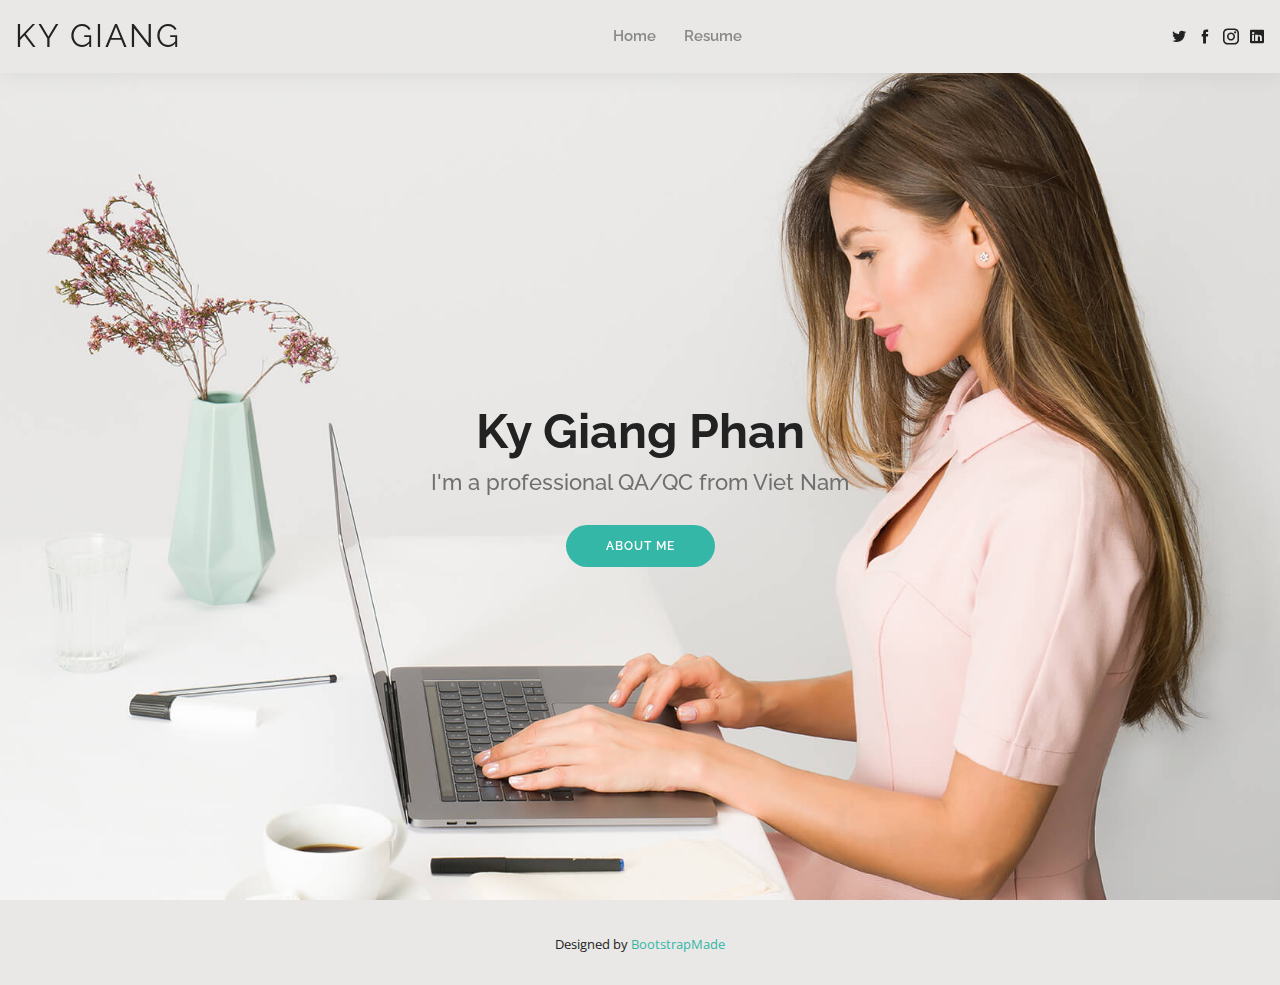
<file: index.html>
<!DOCTYPE html>
<html lang="en">

<head>
  <meta charset="utf-8">
  <meta content="width=device-width, initial-scale=1.0" name="viewport">

  <title>Ky Giang Phan Bootstrap Template - Index</title>
  <meta content="" name="descriptison">
  <meta content="" name="keywords">

  <!-- Favicons -->
  <link href="assets/img/favicon.png" rel="icon">
  <link href="assets/img/apple-touch-icon.png" rel="apple-touch-icon">

  <!-- Google Fonts -->
  <link href="https://fonts.googleapis.com/css?family=Open+Sans:300,300i,400,400i,600,600i,700,700i|Raleway:300,300i,400,400i,500,500i,600,600i,700,700i|Poppins:300,300i,400,400i,500,500i,600,600i,700,700i" rel="stylesheet">

  <!-- Vendor CSS Files -->
  <link href="assets/vendor/bootstrap/css/bootstrap.min.css" rel="stylesheet">
  <link href="assets/vendor/icofont/icofont.min.css" rel="stylesheet">
  <link href="assets/vendor/owl.carousel/assets/owl.carousel.min.css" rel="stylesheet">
  <link href="assets/vendor/boxicons/css/boxicons.min.css" rel="stylesheet">
  <link href="assets/vendor/venobox/venobox.css" rel="stylesheet">
  <link href="assets/vendor/aos/aos.css" rel="stylesheet">

  <!-- Template Main CSS File -->
  <link href="assets/css/style.css" rel="stylesheet">

  <!-- =======================================================
  * Template Name: Ky Giang Phan - v2.0.0
  * Template URL: https://bootstrapmade.com/kelly-free-bootstrap-cv-resume-html-template/
  * Author: BootstrapMade.com
  * License: https://bootstrapmade.com/license/
  ======================================================== -->
</head>

<body>

  <!-- ======= Header ======= -->
  <header id="header" class="fixed-top">
    <div class="container-fluid d-flex justify-content-between align-items-center">

      <h1 class="logo"><a href="index.html">Ky Giang</a></h1>
      <!-- Uncomment below if you prefer to use an image logo -->
      <!-- <a href="index.html" class="logo"><img src="assets/img/logo.png" alt="" class="img-fluid"></a>-->

      <nav class="nav-menu d-none d-lg-block">
        <ul>
          <li><a href="index.html">Home</a></li>
          <li><a href="about.html">Resume</a></li>
        </ul>
      </nav><!-- .nav-menu -->

      <div class="header-social-links">
        <a href="#" class="twitter"><i class="icofont-twitter"></i></a>
        <a href="#" class="facebook"><i class="icofont-facebook"></i></a>
        <a href="#" class="instagram"><i class="icofont-instagram"></i></a>
        <a href="#" class="linkedin"><i class="icofont-linkedin"></i></i></a>
      </div>

    </div>

  </header><!-- End Header -->

  <!-- ======= Hero Section ======= -->
  <section id="hero" class="d-flex align-items-center">
    <div class="container d-flex flex-column align-items-center" data-aos="zoom-in" data-aos-delay="100">
      <h1>Ky Giang Phan</h1>
      <h2 >I'm a professional QA/QC from Viet Nam</h2>
      <a href="about.html" class="btn-about">About Me</a>
    </div>
  </section><!-- End Hero -->

  <!-- ======= Footer ======= -->
  <footer id="footer">
    <div class="container">
      <div class="copyright">
      </div>
      <div class="credits">
        <!-- All the links in the footer should remain intact. -->
        <!-- You can delete the links only if you purchased the pro version. -->
        <!-- Licensing information: https://bootstrapmade.com/license/ -->
        <!-- Purchase the pro version with working PHP/AJAX contact form: https://bootstrapmade.com/kelly-free-bootstrap-cv-resume-html-template/ -->
        Designed by <a href="https://bootstrapmade.com/">BootstrapMade</a>
      </div>
    </div>
  </footer><!-- End  Footer -->

  <div id="preloader"></div>
  <a href="#" class="back-to-top"><i class="bx bx-up-arrow-alt"></i></a>

  <!-- Vendor JS Files -->
  <script src="assets/vendor/jquery/jquery.min.js"></script>
  <script src="assets/vendor/bootstrap/js/bootstrap.bundle.min.js"></script>
  <script src="assets/vendor/jquery.easing/jquery.easing.min.js"></script>
  <script src="assets/vendor/php-email-form/validate.js"></script>
  <script src="assets/vendor/waypoints/jquery.waypoints.min.js"></script>
  <script src="assets/vendor/counterup/counterup.min.js"></script>
  <script src="assets/vendor/owl.carousel/owl.carousel.min.js"></script>
  <script src="assets/vendor/isotope-layout/isotope.pkgd.min.js"></script>
  <script src="assets/vendor/venobox/venobox.min.js"></script>
  <script src="assets/vendor/aos/aos.js"></script>

  <!-- Template Main JS File -->
  <script src="assets/js/main.js"></script>

</body>

</html>
</file>
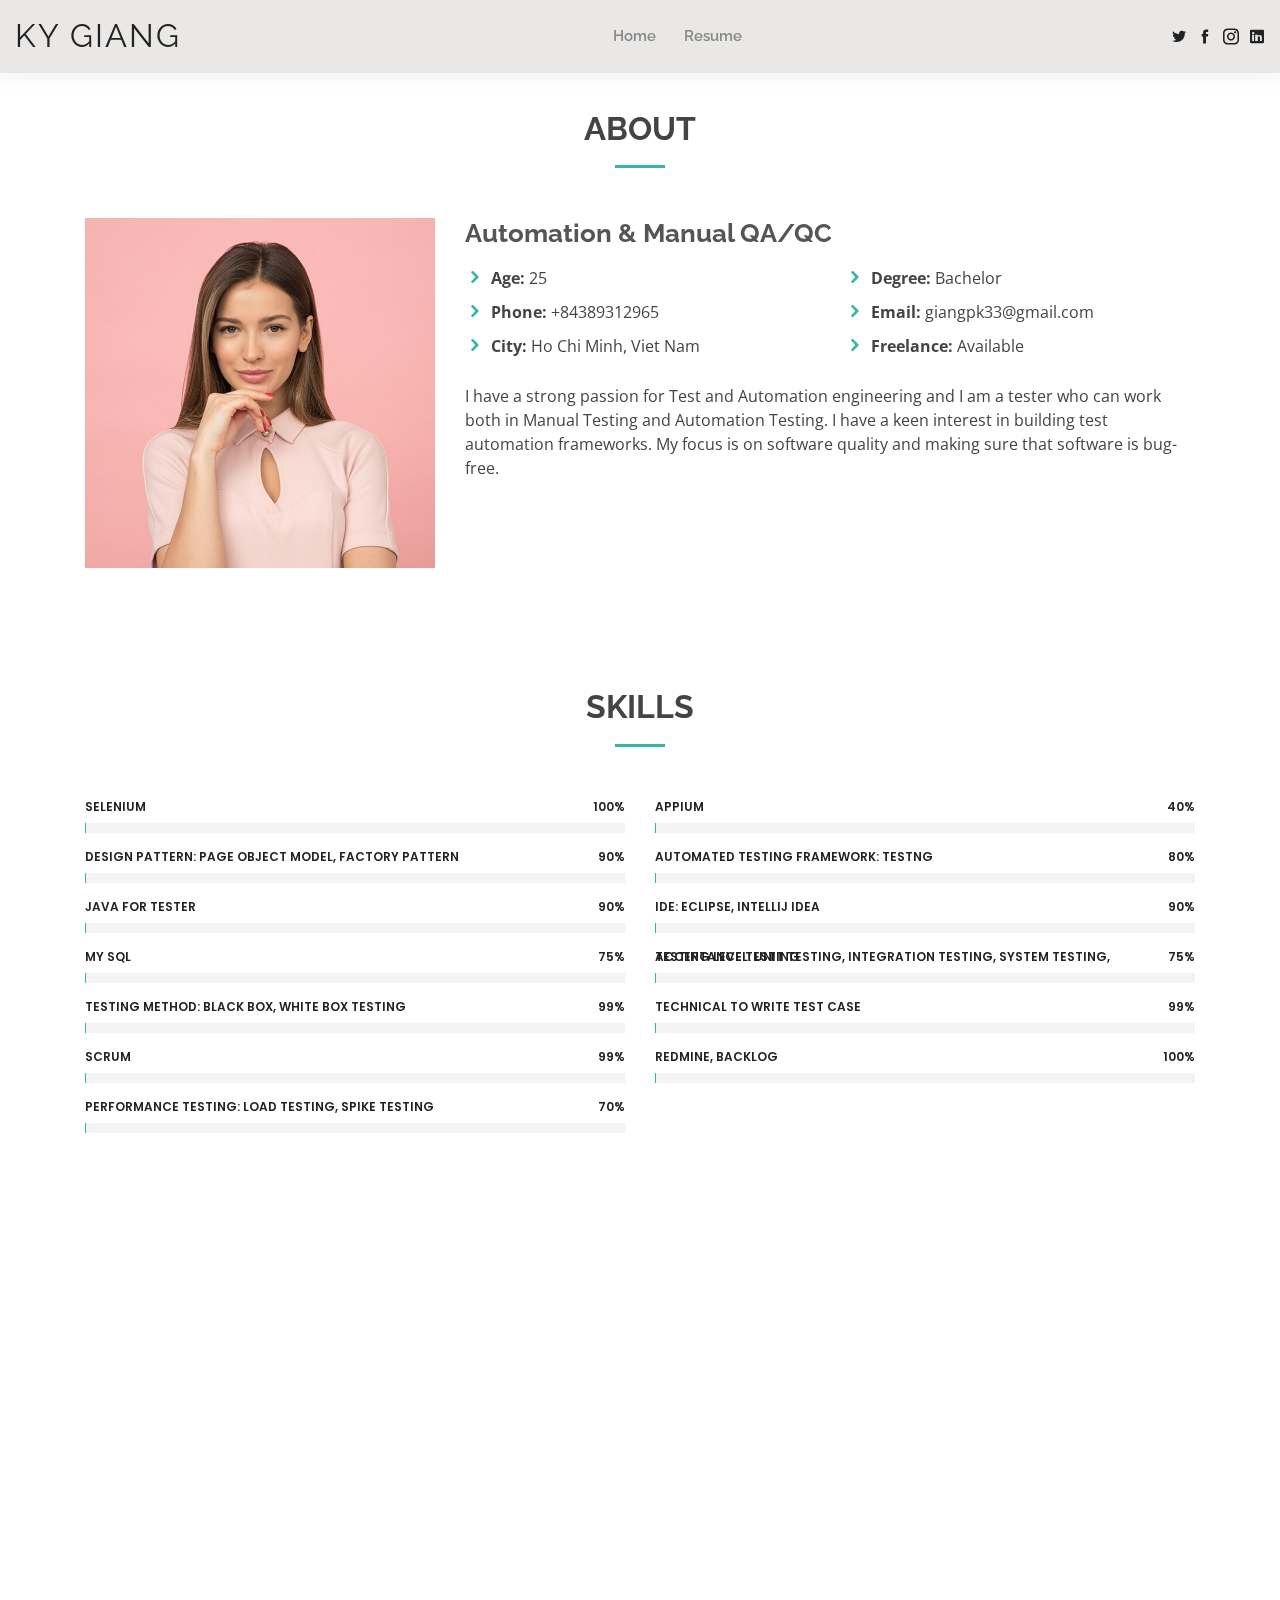
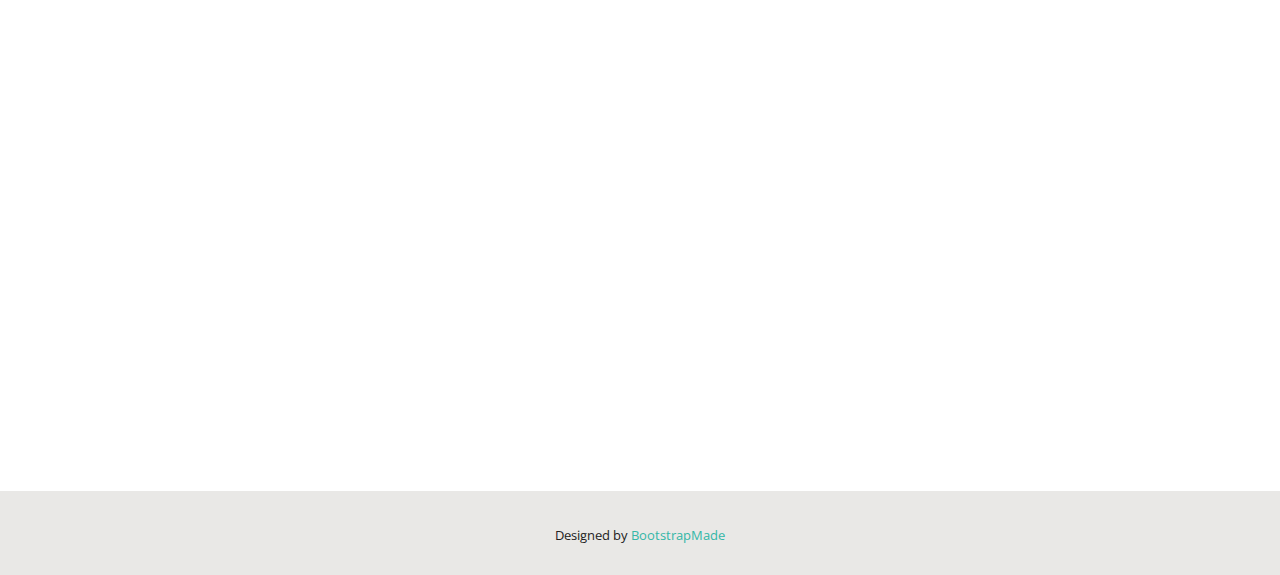
<file: about.html>
<!DOCTYPE html>
<html lang="en">

<head>
  <meta charset="utf-8">
  <meta content="width=device-width, initial-scale=1.0" name="viewport">

  <title>About - Ky Giang Phan Bootstrap Template</title>
  <meta content="" name="descriptison">
  <meta content="" name="keywords">

  <!-- Favicons -->
  <link href="assets/img/favicon.png" rel="icon">
  <link href="assets/img/apple-touch-icon.png" rel="apple-touch-icon">

  <!-- Google Fonts -->
  <link href="https://fonts.googleapis.com/css?family=Open+Sans:300,300i,400,400i,600,600i,700,700i|Raleway:300,300i,400,400i,500,500i,600,600i,700,700i|Poppins:300,300i,400,400i,500,500i,600,600i,700,700i" rel="stylesheet">

  <!-- Vendor CSS Files -->
  <link href="assets/vendor/bootstrap/css/bootstrap.min.css" rel="stylesheet">
  <link href="assets/vendor/icofont/icofont.min.css" rel="stylesheet">
  <link href="assets/vendor/owl.carousel/assets/owl.carousel.min.css" rel="stylesheet">
  <link href="assets/vendor/boxicons/css/boxicons.min.css" rel="stylesheet">
  <link href="assets/vendor/venobox/venobox.css" rel="stylesheet">
  <link href="assets/vendor/aos/aos.css" rel="stylesheet">

  <!-- Template Main CSS File -->
  <link href="assets/css/style.css" rel="stylesheet">

 
</head>

<body>

  <!-- ======= Header ======= -->
  <header id="header" class="fixed-top">
    <div class="container-fluid d-flex justify-content-between align-items-center">

      <h1 class="logo"><a href="index.html">Ky Giang</a></h1>
      <!-- Uncomment below if you prefer to use an image logo -->
      <!-- <a href="index.html" class="logo"><img src="assets/img/logo.png" alt="" class="img-fluid"></a>-->

      <nav class="nav-menu d-none d-lg-block">
        <ul>
          <li><a href="index.html">Home</a></li>
          <li><a href="about.html">Resume</a></li>
        </ul>
      </nav><!-- .nav-menu -->

      <div class="header-social-links">
        <a href="#" class="twitter"><i class="icofont-twitter"></i></a>
        <a href="#" class="facebook"><i class="icofont-facebook"></i></a>
        <a href="#" class="instagram"><i class="icofont-instagram"></i></a>
        <a href="#" class="linkedin"><i class="icofont-linkedin"></i></i></a>
      </div>

    </div>

  </header><!-- End Header -->

  <main id="main">

    <!-- ======= About Section ======= -->
    <section id="about" class="about">
      <div class="container" data-aos="fade-up">

        <div class="section-title">
          <h2>About</h2>
          <p></p>
        </div>

        <div class="row">
          <div class="col-lg-4">
            <img src="assets/img/about.jpg" class="img-fluid" alt="">
          </div>
          <div class="col-lg-8 pt-4 pt-lg-0 content">
            <h3>Automation &amp; Manual QA/QC</h3>
            <p class="font-italic">
            </p>
            <div class="row">
              <div class="col-lg-6">
                <ul>
                  <li><i class="icofont-rounded-right"></i> <strong>Age:</strong> 25</li>
                  <li><i class="icofont-rounded-right"></i> <strong>Phone:</strong> +84389312965</li>
                  <li><i class="icofont-rounded-right"></i> <strong>City:</strong> Ho Chi Minh, Viet Nam</li>
                </ul>
              </div>
              <div class="col-lg-6">
                <ul>
                  <li><i class="icofont-rounded-right"></i> <strong>Degree:</strong> Bachelor</li>
                  <li><i class="icofont-rounded-right"></i> <strong>Email:</strong> giangpk33@gmail.com</li>
                  <li><i class="icofont-rounded-right"></i> <strong>Freelance:</strong> Available</li>
                </ul>
              </div>
            </div>
            <p>
              I have a strong passion for Test and Automation engineering and I am a tester who can work both in Manual Testing and Automation Testing.
              I have a keen interest in building test automation frameworks. My focus is on software quality and making sure that software is bug-free.
          </div>
        </div>

      </div>
    </section><!-- End About Section -->

    <!-- ======= Skills Section ======= -->
    <section id="skills" class="skills">
      <div class="container" data-aos="fade-up">

        <div class="section-title">
          <h2>Skills</h2>
          <p></p>
        </div>

        <div class="row skills-content">

          <div class="col-lg-6">

            <div class="progress">
              <span class="skill">Selenium <i class="val">100%</i></span>
              <div class="progress-bar-wrap">
                <div class="progress-bar" role="progressbar" aria-valuenow="100" aria-valuemin="0" aria-valuemax="100"></div>
              </div>
            </div>

 			<div class="progress">
              <span class="skill">Design Pattern: Page Object Model, Factory Pattern <i class="val">90%</i></span>
              <div class="progress-bar-wrap">
                <div class="progress-bar" role="progressbar" aria-valuenow="90" aria-valuemin="0" aria-valuemax="100"></div>
              </div>
            </div>
            <div class="progress">
              <span class="skill">Java for Tester <i class="val">90%</i></span>
              <div class="progress-bar-wrap">
                <div class="progress-bar" role="progressbar" aria-valuenow="90" aria-valuemin="0" aria-valuemax="100"></div>
              </div>
            </div>
            <div class="progress">
              <span class="skill">My SQL <i class="val">75%</i></span>
              <div class="progress-bar-wrap">
                <div class="progress-bar" role="progressbar" aria-valuenow="75" aria-valuemin="0" aria-valuemax="100"></div>
              </div>
            </div>
            
            <div class="progress">
              <span class="skill">Testing method: Black Box, White Box Testing <i class="val">99%</i></span>
              <div class="progress-bar-wrap">
                <div class="progress-bar" role="progressbar" aria-valuenow="99" aria-valuemin="0" aria-valuemax="100"></div>
              </div>
            </div>
            
             <div class="progress">
              <span class="skill">Scrum <i class="val">99%</i></span>
              <div class="progress-bar-wrap">
                <div class="progress-bar" role="progressbar" aria-valuenow="99" aria-valuemin="0" aria-valuemax="100"></div>
              </div>
            </div>
            
            <div class="progress">
              <span class="skill"> Performance testing: Load Testing, Spike Testing<i class="val">70%</i></span>
              <div class="progress-bar-wrap">
                <div class="progress-bar" role="progressbar" aria-valuenow="70" aria-valuemin="0" aria-valuemax="100"></div>
              </div>
            </div>

          </div>

          <div class="col-lg-6">

            <div class="progress">
              <span class="skill">Appium <i class="val">40%</i></span>
              <div class="progress-bar-wrap">
                <div class="progress-bar" role="progressbar" aria-valuenow="40" aria-valuemin="0" aria-valuemax="100"></div>
              </div>
            </div>

            <div class="progress">
              <span class="skill">Automated testing framework: TestNG <i class="val">80%</i></span>
              <div class="progress-bar-wrap">
                <div class="progress-bar" role="progressbar" aria-valuenow="80" aria-valuemin="0" aria-valuemax="100"></div>
              </div>
            </div>

            <div class="progress">
              <span class="skill">IDE: Eclipse, IntelliJ IDEA <i class="val">90%</i></span>
              <div class="progress-bar-wrap">
                <div class="progress-bar" role="progressbar" aria-valuenow="90" aria-valuemin="0" aria-valuemax="100"></div>
              </div>
            </div>
           
            <div class="progress">
              <span class="skill">Testing level: Unit Testing, Integration Testing, System Testing, Acceptance Testing<i class="val">75%</i></span>
              <div class="progress-bar-wrap">
                <div class="progress-bar" role="progressbar" aria-valuenow="75" aria-valuemin="0" aria-valuemax="100"></div>
              </div>
            </div>
            
            <div class="progress">
              <span class="skill">Technical to write test case <i class="val">99%</i></span>
              <div class="progress-bar-wrap">
                <div class="progress-bar" role="progressbar" aria-valuenow="99" aria-valuemin="0" aria-valuemax="100"></div>
              </div>
            </div>

	
            <div class="progress">
              <span class="skill">Redmine, Backlog <i class="val">100%</i></span>
              <div class="progress-bar-wrap">
                <div class="progress-bar" role="progressbar" aria-valuenow="100" aria-valuemin="0" aria-valuemax="100"></div>
              </div>
            </div>
          </div>
        </div>

      </div>
    </section><!-- End Skills Section -->

 <!-- ======= Resume Section ======= -->
    <section id="resume" class="resume">
      <div class="container" data-aos="fade-up">

        <div class="section-title">
          <h2>Resume</h2>
          <p></p>
        </div>

        <div class="row">
          <div class="col-lg-6">
            <h3 class="resume-title">Education</h3>
            <div class="resume-item">
              <h4>Bachelor of  Information System </h4>
              <h5>2014-08 - 2018-08</h5>
              <p><em> POSTS AND TELECOMMUNICATIONS INSTITUTE OF TECHNOLOGY HO CHI MINH </em></p>
              <p>GPA 7.35/10</p>
              </div>
              
            <h3 class="resume-title">Workspace</h3>
            <div class="resume-item">
              <p>
              <ul>
                <li>BankGuru: https://github.com/Giangphanky/hybrid-framework</li>
                <li>WordPress: https://github.com/Giangphanky/MAVEN-WORDPRESS</li>
                <li>App Shopee: https://github.com/Giangphanky/AppiumDemo</li>
                <li>Selenium API: https://github.com/Giangphanky/java-selenium-api-testing</li>
                <li>Codeception: https://github.com/crosstechcenter/qa_qc_17_03_2019/issues/3</li>
                <li>Graduate thesis: shorturl.at/fzKU0</li>
              </ul>
              </p>
              </div>
          </div>
          
          <div class="col-lg-6">
            <h3 class="resume-title">Professional Experience</h3>
            <div class="resume-item">
              <h4>QA/QC</h4>
              <h5>2019-07 - 2020-09</h5>
              <p><em>Gee Pacific Technology Services, Manila, Philipines</em></p>
              <p>
              <ul>
                <li>Integration Test, Functional Test, Regression Test, Compatibility Test</li>
                <li>Perform game-play, test integration third party game</li>
                <li>Risk Management: investigate frauds and report to the system</li>
                <li>Create and execute test cases</li>
                <li>Build automation framework: using POM framework</li>
                <li>Execute Load Testing and Spike Testing: using JMeter</li>
                <li>Manage milestones and release notes</li>
                <li>Build KPI for the developer team.</li>
              </ul>
              </p>
            </div>
            <div class="resume-item">
              <h4>QA Analyst</h4>
              <h5>2018-1 - 2019-06</h5>
              <p><em>DREAM VIET EDUCATION, HCM, Viet Nam</em></p>
              <p>
              <h6>Project: Kyna.vn</h6>
              <ul>
                <li>Write test cases and checklists </li>
                <li>Perform functional and non-functional testing </li>
                <li>Write bug reports</li>
                <li>Analysis of requirements</li>
                <li>Validate the quality of the website and application</li>
                <li>Use Katalon tool to automate some test cases</li>
                <li>Understand the business of e-commerce websites and E-learning</li>
              </ul>
              </p>
               <p>
              <h6>Project: Kynaforkids.vn</h6>
              <ul>
                <li>Write document</li>
                <li>Review design</li>
                <li>Perform functional and non-functional testing </li>
                <li>Write bug reports</li>
                <li>Test landing pages and campaign pages</li>
                <li>Generate reports for the manager: using big query and MySQL tools</li>
              </ul>
              </p>
            </div>
          </div>
        </div>

      </div>
    </section><!-- End Resume Section -->
    
    
    <!-- ======= Contact Section ======= -->
    <section id="contact" class="contact">
      <div class="container" data-aos="fade-up">

        <div class="section-title">
          <h2>Contact</h2>
          <p>If you have any questions or comments, don't hesitate to contact me.</p>
        </div>

        <div class = "googlemap">
        <iframe src="https://www.google.com/maps/embed?pb=!1m18!1m12!1m3!1d3918.5129031075912!2d106.771397314664!3d10.848539292272644!2m3!1f0!2f0!3f0!3m2!1i1024!2i768!4f13.1!3m3!1m2!1s0x3175270b17414653%3A0x54f2028d8135e4bc!2zQ-G6p3Ugdsaw4bujdCBuZ8OjIHTGsCBUaOG7pyDEkOG7qWMsIEhp4buHcCBQaMO6LCBRdeG6rW4gOSwgVGjDoG5oIHBo4buRIEjhu5MgQ2jDrSBNaW5oLCBWaeG7h3QgTmFt!5e0!3m2!1svi!2s!4v1604255939640!5m2!1svi!2s" width="600" height="450" frameborder="0" style="border:0;" allowfullscreen="" aria-hidden="false" tabindex="0"></iframe>
          </div>

        <div class="row mt-5">

          <div class="col-lg-4">
            <div class="info">
              <div class="address">
                <i class="icofont-google-map"></i>
                <h4>Location:</h4>
                <p>Thu Duc District, Ho Chi Minh City, Viet Nam</p>
              </div>

              <div class="email">
                <i class="icofont-envelope"></i>
                <h4>Email:</h4>
                <p>giangpk33@gmail.com</p>
              </div>

              <div class="phone">
                <i class="icofont-phone"></i>
                <h4>Call:</h4>
                <p>+84389312965</p>
              </div>

            </div>

          </div>

          <div class="col-lg-8 mt-5 mt-lg-0">

            <form action="forms/contact.php" method="post" role="form" class="php-email-form">
              <div class="form-row">
                <div class="col-md-6 form-group">
                  <input type="text" name="name" class="form-control" id="name" placeholder="Your Name" data-rule="minlen:4" data-msg="Please enter at least 4 chars" />
                  <div class="validate"></div>
                </div>
                <div class="col-md-6 form-group">
                  <input type="email" class="form-control" name="email" id="email" placeholder="Your Email" data-rule="email" data-msg="Please enter a valid email" />
                  <div class="validate"></div>
                </div>
              </div>
              <div class="form-group">
                <input type="text" class="form-control" name="subject" id="subject" placeholder="Subject" data-rule="minlen:4" data-msg="Please enter at least 8 chars of subject" />
                <div class="validate"></div>
              </div>
              <div class="form-group">
                <textarea class="form-control" name="message" rows="5" data-rule="required" data-msg="Please write something for us" placeholder="Message"></textarea>
                <div class="validate"></div>
              </div>
              <div class="mb-3">
                <div class="loading">Loading</div>
                <div class="error-message"></div>
                <div class="sent-message">Your message has been sent. Thank you!</div>
              </div>
              <div class="text-center"><button type="submit">Send Message</button></div>
            </form>

          </div>

        </div>

      </div>
    </section><!-- End Contact Section -->
  
  </main><!-- End #main -->
  </main><!-- End #main -->

  <!-- ======= Footer ======= -->
  <footer id="footer">
    <div class="container">
      <div class="copyright">
      </div>
      <div class="credits">
        Designed by <a href="https://bootstrapmade.com/">BootstrapMade</a>
      </div>
    </div>
  </footer><!-- End  Footer -->

  <div id="preloader"></div>
  <a href="#" class="back-to-top"><i class="bx bx-up-arrow-alt"></i></a>

  <!-- Vendor JS Files -->
  <script src="assets/vendor/jquery/jquery.min.js"></script>
  <script src="assets/vendor/bootstrap/js/bootstrap.bundle.min.js"></script>
  <script src="assets/vendor/jquery.easing/jquery.easing.min.js"></script>
  <script src="assets/vendor/php-email-form/validate.js"></script>
  <script src="assets/vendor/waypoints/jquery.waypoints.min.js"></script>
  <script src="assets/vendor/counterup/counterup.min.js"></script>
  <script src="assets/vendor/owl.carousel/owl.carousel.min.js"></script>
  <script src="assets/vendor/isotope-layout/isotope.pkgd.min.js"></script>
  <script src="assets/vendor/venobox/venobox.min.js"></script>
  <script src="assets/vendor/aos/aos.js"></script>

  <!-- Template Main JS File -->
  <script src="assets/js/main.js"></script>

</body>

</html>
</file>
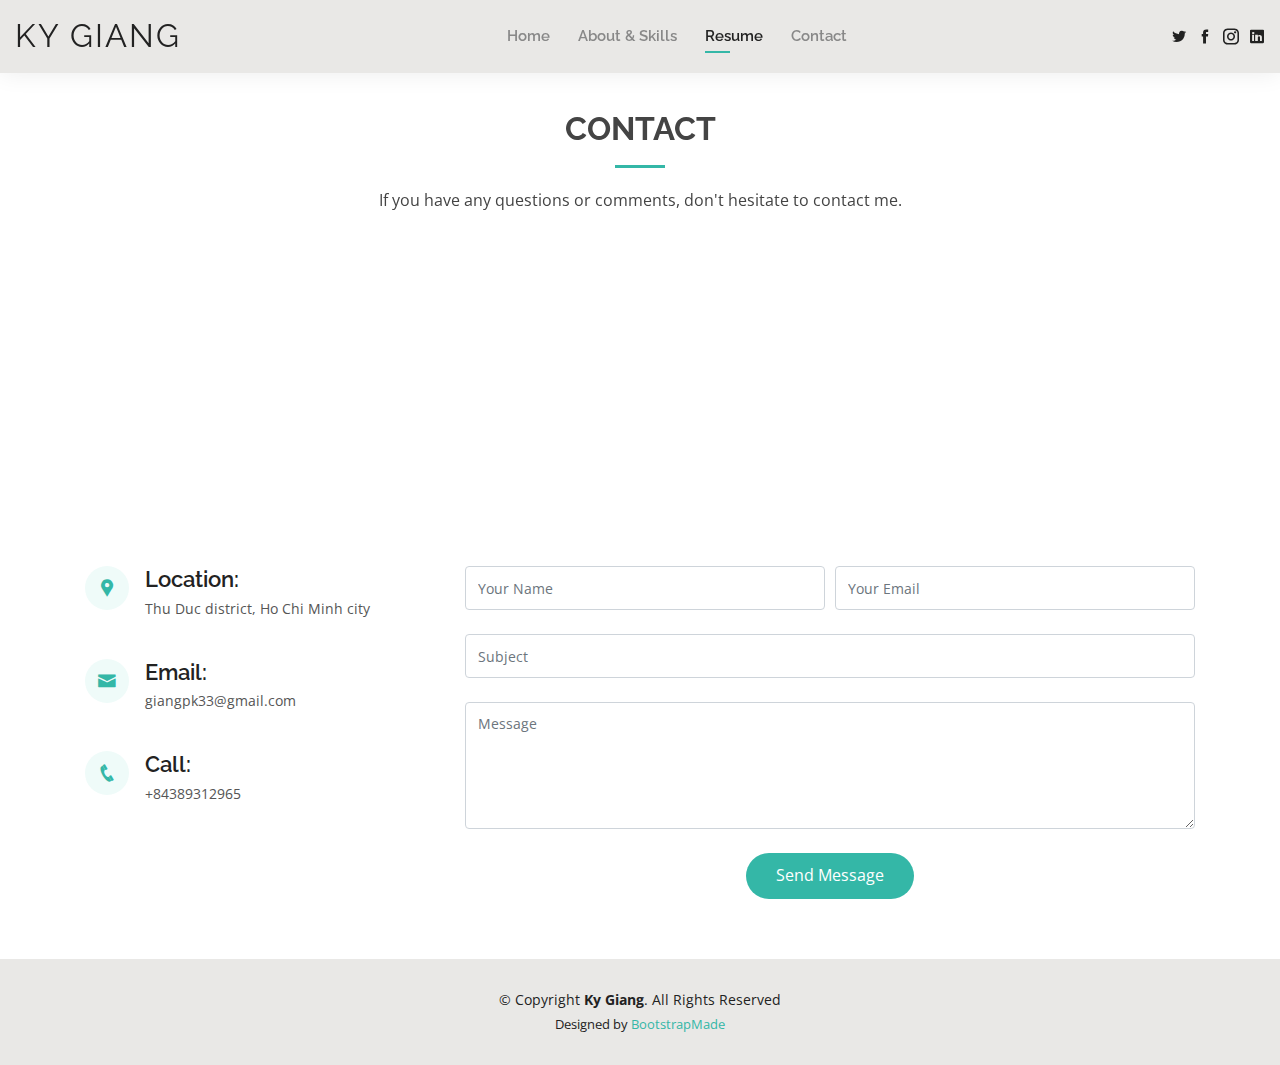
<file: contact.html>
<!DOCTYPE html>
<html lang="en">

<head>
  <meta charset="utf-8">
  <meta content="width=device-width, initial-scale=1.0" name="viewport">

  <title>Contact - Ky Giang Bootstrap Template</title>
  <meta content="" name="descriptison">
  <meta content="" name="keywords">

  <!-- Favicons -->
  <link href="assets/img/favicon.png" rel="icon">
  <link href="assets/img/apple-touch-icon.png" rel="apple-touch-icon">

  <!-- Google Fonts -->
  <link href="https://fonts.googleapis.com/css?family=Open+Sans:300,300i,400,400i,600,600i,700,700i|Raleway:300,300i,400,400i,500,500i,600,600i,700,700i|Poppins:300,300i,400,400i,500,500i,600,600i,700,700i" rel="stylesheet">

  <!-- Vendor CSS Files -->
  <link href="assets/vendor/bootstrap/css/bootstrap.min.css" rel="stylesheet">
  <link href="assets/vendor/icofont/icofont.min.css" rel="stylesheet">
  <link href="assets/vendor/owl.carousel/assets/owl.carousel.min.css" rel="stylesheet">
  <link href="assets/vendor/boxicons/css/boxicons.min.css" rel="stylesheet">
  <link href="assets/vendor/venobox/venobox.css" rel="stylesheet">
  <link href="assets/vendor/aos/aos.css" rel="stylesheet">

  <!-- Template Main CSS File -->
  <link href="assets/css/style.css" rel="stylesheet">

 
</head>

<body>

  <!-- ======= Header ======= -->
  <header id="header" class="fixed-top">
    <div class="container-fluid d-flex justify-content-between align-items-center">

      <h1 class="logo"><a href="index.html">Ky Giang</a></h1>
      <!-- Uncomment below if you prefer to use an image logo -->
      <!-- <a href="index.html" class="logo"><img src="assets/img/logo.png" alt="" class="img-fluid"></a>-->

      <nav class="nav-menu d-none d-lg-block">
        <ul>
          <li><a href="index.html">Home</a></li>
          <li><a href="about.html">About & Skills</a></li>
          <li class="active"><a href="resume.html">Resume</a></li>
          <li><a href="contact.html">Contact</a></li>
        </ul>
      </nav><!-- .nav-menu -->

      <div class="header-social-links">
        <a href="#" class="twitter"><i class="icofont-twitter"></i></a>
        <a href="#" class="facebook"><i class="icofont-facebook"></i></a>
        <a href="#" class="instagram"><i class="icofont-instagram"></i></a>
        <a href="#" class="linkedin"><i class="icofont-linkedin"></i></i></a>
      </div>

    </div>

  </header><!-- End Header -->

  <main id="main">

    <!-- ======= Contact Section ======= -->
    <section id="contact" class="contact">
      <div class="container" data-aos="fade-up">

        <div class="section-title">
          <h2>Contact</h2>
          <p>If you have any questions or comments, don't hesitate to contact me.</p>
        </div>

        <div>
          <iframe style="border:0; width: 100%; height: 270px;" src="https://www.google.com/maps/embed?pb=pb=!1m18!1m12!1m3!1d3918.5129031075912!2d106.77139731466401!3d10.848539292272642!2m3!1f0!2f0!3f0!3m2!1i1024!2i768!4f13.1!3m3!1m2!1s0x3175270b17414653%3A0x54f2028d8135e4bc!2zQ-G6p3Ugdsaw4bujdCBuZ8OjIHTGsCBUaOG7pyDEkOG7qWMsIEhp4buHcCBQaMO6LCBRdeG6rW4gOSwgVGjDoG5oIHBo4buRIEjhu5MgQ2jDrSBNaW5oLCBWaeG7h3QgTmFt!5e0!3m2!1svi!2s!4v1604252537322!5m2!1svi!2s" width="600" height="450" frameborder="0" allowfullscreen></iframe>
        </div>

        <div class="row mt-5">

          <div class="col-lg-4">
            <div class="info">
              <div class="address">
                <i class="icofont-google-map"></i>
                <h4>Location:</h4>
                <p>Thu Duc district, Ho Chi Minh city</p>
              </div>

              <div class="email">
                <i class="icofont-envelope"></i>
                <h4>Email:</h4>
                <p>giangpk33@gmail.com</p>
              </div>

              <div class="phone">
                <i class="icofont-phone"></i>
                <h4>Call:</h4>
                <p>+84389312965</p>
              </div>

            </div>

          </div>

          <div class="col-lg-8 mt-5 mt-lg-0">

            <form action="forms/contact.php" method="post" role="form" class="php-email-form">
              <div class="form-row">
                <div class="col-md-6 form-group">
                  <input type="text" name="name" class="form-control" id="name" placeholder="Your Name" data-rule="minlen:4" data-msg="Please enter at least 4 chars" />
                  <div class="validate"></div>
                </div>
                <div class="col-md-6 form-group">
                  <input type="email" class="form-control" name="email" id="email" placeholder="Your Email" data-rule="email" data-msg="Please enter a valid email" />
                  <div class="validate"></div>
                </div>
              </div>
              <div class="form-group">
                <input type="text" class="form-control" name="subject" id="subject" placeholder="Subject" data-rule="minlen:4" data-msg="Please enter at least 8 chars of subject" />
                <div class="validate"></div>
              </div>
              <div class="form-group">
                <textarea class="form-control" name="message" rows="5" data-rule="required" data-msg="Please write something for us" placeholder="Message"></textarea>
                <div class="validate"></div>
              </div>
              <div class="mb-3">
                <div class="loading">Loading</div>
                <div class="error-message"></div>
                <div class="sent-message">Your message has been sent. Thank you!</div>
              </div>
              <div class="text-center"><button type="submit">Send Message</button></div>
            </form>

          </div>

        </div>

      </div>
    </section><!-- End Contact Section -->

  </main><!-- End #main -->

  <!-- ======= Footer ======= -->
  <footer id="footer">
    <div class="container">
      <div class="copyright">
        &copy; Copyright <strong><span>Ky Giang</span></strong>. All Rights Reserved
      </div>
      <div class="credits">
        <!-- All the links in the footer should remain intact. -->
        <!-- You can delete the links only if you purchased the pro version. -->
        <!-- Licensing information: https://bootstrapmade.com/license/ -->
        <!-- Purchase the pro version with working PHP/AJAX contact form: https://bootstrapmade.com/kelly-free-bootstrap-cv-resume-html-template/ -->
        Designed by <a href="https://bootstrapmade.com/">BootstrapMade</a>
      </div>
    </div>
  </footer><!-- End  Footer -->

  <div id="preloader"></div>
  <a href="#" class="back-to-top"><i class="bx bx-up-arrow-alt"></i></a>

  <!-- Vendor JS Files -->
  <script src="assets/vendor/jquery/jquery.min.js"></script>
  <script src="assets/vendor/bootstrap/js/bootstrap.bundle.min.js"></script>
  <script src="assets/vendor/jquery.easing/jquery.easing.min.js"></script>
  <script src="assets/vendor/php-email-form/validate.js"></script>
  <script src="assets/vendor/waypoints/jquery.waypoints.min.js"></script>
  <script src="assets/vendor/counterup/counterup.min.js"></script>
  <script src="assets/vendor/owl.carousel/owl.carousel.min.js"></script>
  <script src="assets/vendor/isotope-layout/isotope.pkgd.min.js"></script>
  <script src="assets/vendor/venobox/venobox.min.js"></script>
  <script src="assets/vendor/aos/aos.js"></script>

  <!-- Template Main JS File -->
  <script src="assets/js/main.js"></script>

</body>

</html>
</file>
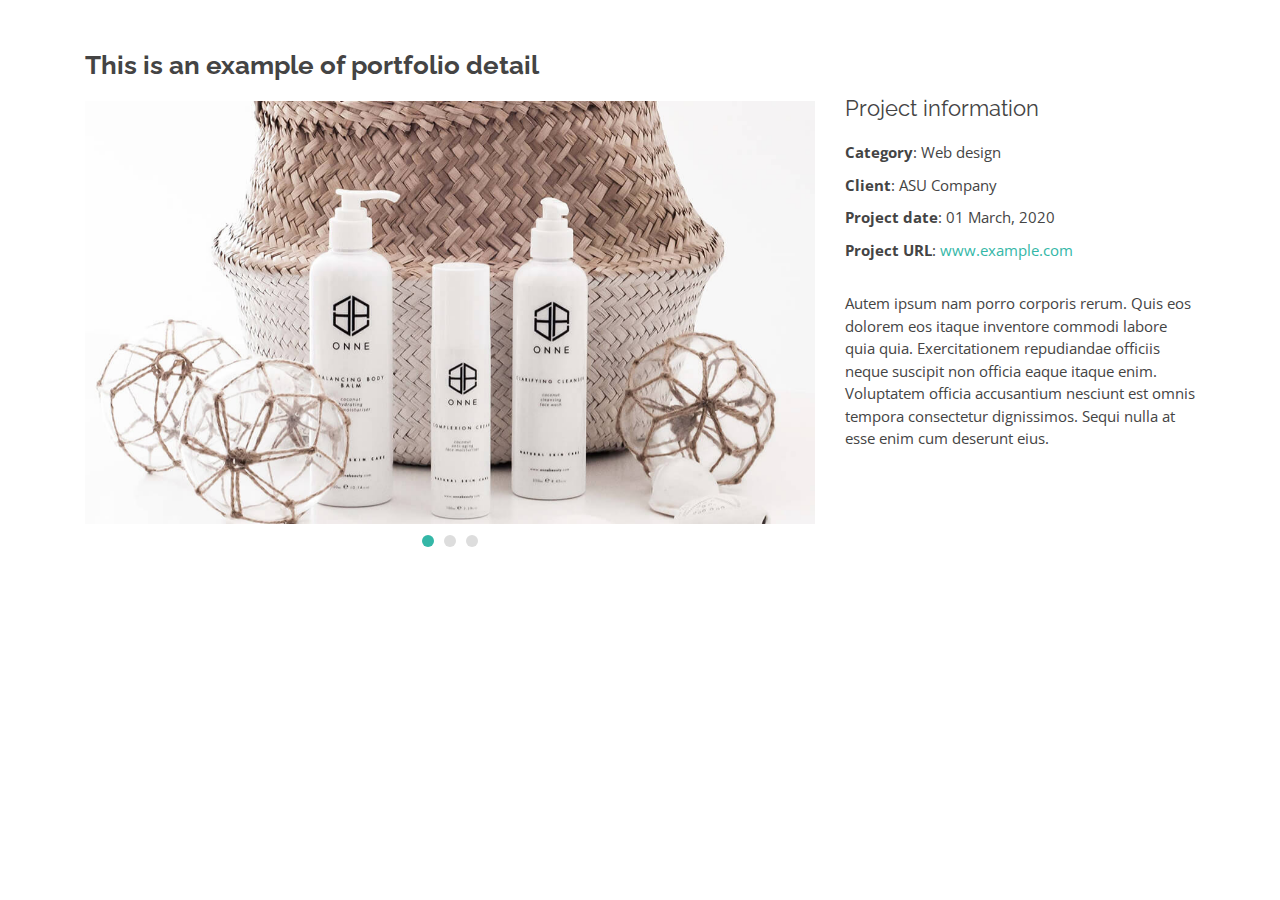
<file: portfolio-details.html>
<!DOCTYPE html>
<html lang="en">

<head>
  <meta charset="utf-8">
  <meta content="width=device-width, initial-scale=1.0" name="viewport">

  <title>Portfolio Details - Kelly Bootstrap Template</title>
  <meta content="" name="descriptison">
  <meta content="" name="keywords">

  <!-- Favicons -->
  <link href="assets/img/favicon.png" rel="icon">
  <link href="assets/img/apple-touch-icon.png" rel="apple-touch-icon">

  <!-- Google Fonts -->
  <link href="https://fonts.googleapis.com/css?family=Open+Sans:300,300i,400,400i,600,600i,700,700i|Raleway:300,300i,400,400i,500,500i,600,600i,700,700i|Poppins:300,300i,400,400i,500,500i,600,600i,700,700i" rel="stylesheet">

  <!-- Vendor CSS Files -->
  <link href="assets/vendor/bootstrap/css/bootstrap.min.css" rel="stylesheet">
  <link href="assets/vendor/icofont/icofont.min.css" rel="stylesheet">
  <link href="assets/vendor/owl.carousel/assets/owl.carousel.min.css" rel="stylesheet">
  <link href="assets/vendor/boxicons/css/boxicons.min.css" rel="stylesheet">
  <link href="assets/vendor/venobox/venobox.css" rel="stylesheet">
  <link href="assets/vendor/aos/aos.css" rel="stylesheet">

  <!-- Template Main CSS File -->
  <link href="assets/css/style.css" rel="stylesheet">

  <!-- =======================================================
  * Template Name: Kelly - v2.0.0
  * Template URL: https://bootstrapmade.com/kelly-free-bootstrap-cv-resume-html-template/
  * Author: BootstrapMade.com
  * License: https://bootstrapmade.com/license/
  ======================================================== -->
</head>

<body>

  <main id="main">

    <!-- ======= Portfolio Details Section ======= -->
    <section id="portfolio-details" class="portfolio-details">
      <div class="container">

        <div class="row">

          <div class="col-lg-8">
            <h2 class="portfolio-title">This is an example of portfolio detail</h2>
            <div class="owl-carousel portfolio-details-carousel">
              <img src="assets/img/portfolio/portfolio-details-1.jpg" class="img-fluid" alt="">
              <img src="assets/img/portfolio/portfolio-details-2.jpg" class="img-fluid" alt="">
              <img src="assets/img/portfolio/portfolio-details-3.jpg" class="img-fluid" alt="">
            </div>
          </div>

          <div class="col-lg-4 portfolio-info">
            <h3>Project information</h3>
            <ul>
              <li><strong>Category</strong>: Web design</li>
              <li><strong>Client</strong>: ASU Company</li>
              <li><strong>Project date</strong>: 01 March, 2020</li>
              <li><strong>Project URL</strong>: <a href="#">www.example.com</a></li>
            </ul>

            <p>
              Autem ipsum nam porro corporis rerum. Quis eos dolorem eos itaque inventore commodi labore quia quia. Exercitationem repudiandae officiis neque suscipit non officia eaque itaque enim. Voluptatem officia accusantium nesciunt est omnis tempora consectetur dignissimos. Sequi nulla at esse enim cum deserunt eius.
            </p>
          </div>

        </div>

      </div>
    </section><!-- End Portfolio Details Section -->

  </main><!-- End #main -->

  <div id="preloader"></div>
  <a href="#" class="back-to-top"><i class="bx bx-up-arrow-alt"></i></a>

  <!-- Vendor JS Files -->
  <script src="assets/vendor/jquery/jquery.min.js"></script>
  <script src="assets/vendor/bootstrap/js/bootstrap.bundle.min.js"></script>
  <script src="assets/vendor/jquery.easing/jquery.easing.min.js"></script>
  <script src="assets/vendor/php-email-form/validate.js"></script>
  <script src="assets/vendor/waypoints/jquery.waypoints.min.js"></script>
  <script src="assets/vendor/counterup/counterup.min.js"></script>
  <script src="assets/vendor/owl.carousel/owl.carousel.min.js"></script>
  <script src="assets/vendor/isotope-layout/isotope.pkgd.min.js"></script>
  <script src="assets/vendor/venobox/venobox.min.js"></script>
  <script src="assets/vendor/aos/aos.js"></script>

  <!-- Template Main JS File -->
  <script src="assets/js/main.js"></script>

</body>

</html>
</file>
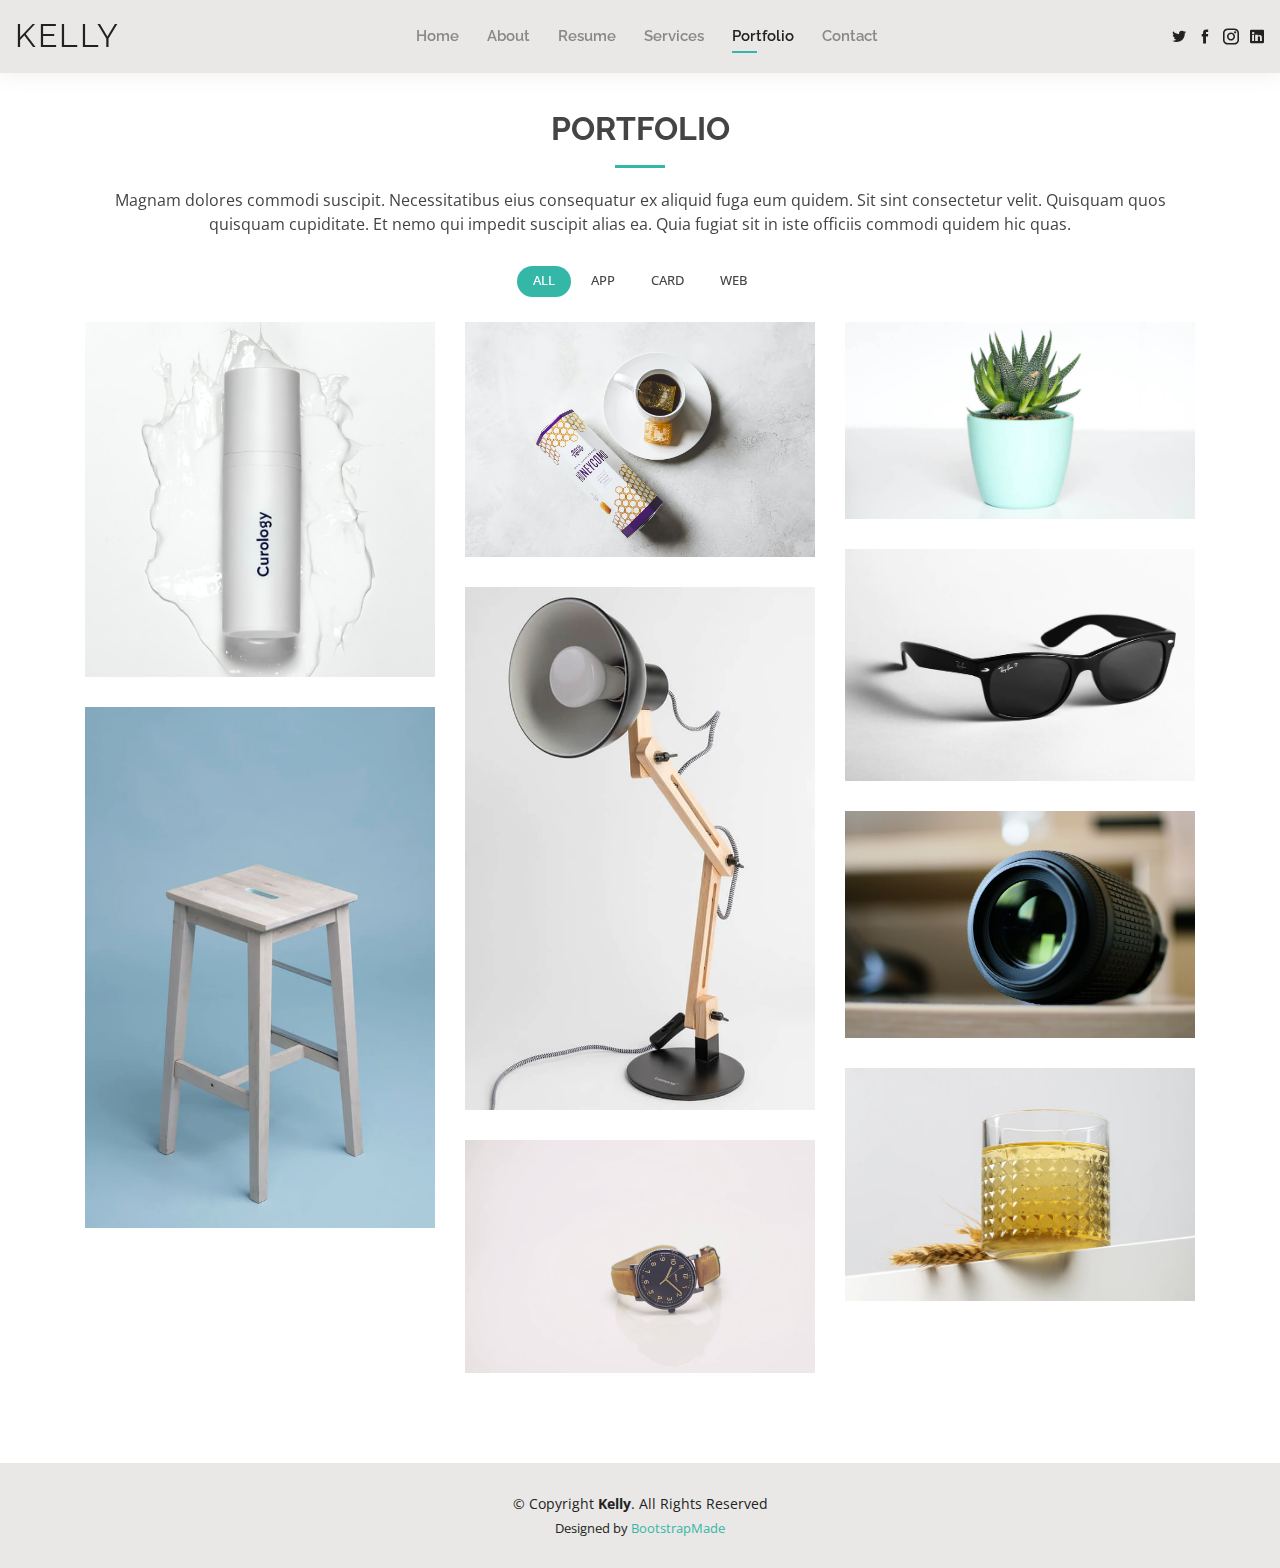
<file: portfolio.html>
<!DOCTYPE html>
<html lang="en">

<head>
  <meta charset="utf-8">
  <meta content="width=device-width, initial-scale=1.0" name="viewport">

  <title>Portfolio - Kelly Bootstrap Template</title>
  <meta content="" name="descriptison">
  <meta content="" name="keywords">

  <!-- Favicons -->
  <link href="assets/img/favicon.png" rel="icon">
  <link href="assets/img/apple-touch-icon.png" rel="apple-touch-icon">

  <!-- Google Fonts -->
  <link href="https://fonts.googleapis.com/css?family=Open+Sans:300,300i,400,400i,600,600i,700,700i|Raleway:300,300i,400,400i,500,500i,600,600i,700,700i|Poppins:300,300i,400,400i,500,500i,600,600i,700,700i" rel="stylesheet">

  <!-- Vendor CSS Files -->
  <link href="assets/vendor/bootstrap/css/bootstrap.min.css" rel="stylesheet">
  <link href="assets/vendor/icofont/icofont.min.css" rel="stylesheet">
  <link href="assets/vendor/owl.carousel/assets/owl.carousel.min.css" rel="stylesheet">
  <link href="assets/vendor/boxicons/css/boxicons.min.css" rel="stylesheet">
  <link href="assets/vendor/venobox/venobox.css" rel="stylesheet">
  <link href="assets/vendor/aos/aos.css" rel="stylesheet">

  <!-- Template Main CSS File -->
  <link href="assets/css/style.css" rel="stylesheet">

  <!-- =======================================================
  * Template Name: Kelly - v2.0.0
  * Template URL: https://bootstrapmade.com/kelly-free-bootstrap-cv-resume-html-template/
  * Author: BootstrapMade.com
  * License: https://bootstrapmade.com/license/
  ======================================================== -->
</head>

<body>

  <!-- ======= Header ======= -->
  <header id="header" class="fixed-top">
    <div class="container-fluid d-flex justify-content-between align-items-center">

      <h1 class="logo"><a href="index.html">Kelly</a></h1>
      <!-- Uncomment below if you prefer to use an image logo -->
      <!-- <a href="index.html" class="logo"><img src="assets/img/logo.png" alt="" class="img-fluid"></a>-->

      <nav class="nav-menu d-none d-lg-block">
        <ul>
          <li><a href="index.html">Home</a></li>
          <li><a href="about.html">About</a></li>
          <li><a href="resume.html">Resume</a></li>
          <li><a href="services.html">Services</a></li>
          <li class="active"><a href="portfolio.html">Portfolio</a></li>
          <li><a href="contact.html">Contact</a></li>
        </ul>
      </nav><!-- .nav-menu -->

      <div class="header-social-links">
        <a href="#" class="twitter"><i class="icofont-twitter"></i></a>
        <a href="#" class="facebook"><i class="icofont-facebook"></i></a>
        <a href="#" class="instagram"><i class="icofont-instagram"></i></a>
        <a href="#" class="linkedin"><i class="icofont-linkedin"></i></i></a>
      </div>

    </div>

  </header><!-- End Header -->

  <main id="main">

    <!-- ======= Portfolio Section ======= -->
    <section id="portfolio" class="portfolio">
      <div class="container" data-aos="fade-up">

        <div class="section-title">
          <h2>Portfolio</h2>
          <p>Magnam dolores commodi suscipit. Necessitatibus eius consequatur ex aliquid fuga eum quidem. Sit sint consectetur velit. Quisquam quos quisquam cupiditate. Et nemo qui impedit suscipit alias ea. Quia fugiat sit in iste officiis commodi quidem hic quas.</p>
        </div>

        <div class="row" data-aos="fade-up" data-aos-delay="100">
          <div class="col-lg-12 d-flex justify-content-center">
            <ul id="portfolio-flters">
              <li data-filter="*" class="filter-active">All</li>
              <li data-filter=".filter-app">App</li>
              <li data-filter=".filter-card">Card</li>
              <li data-filter=".filter-web">Web</li>
            </ul>
          </div>
        </div>

        <div class="row portfolio-container" data-aos="fade-up" data-aos-delay="200">

          <div class="col-lg-4 col-md-6 portfolio-item filter-app">
            <div class="portfolio-wrap">
              <img src="assets/img/portfolio/portfolio-1.jpg" class="img-fluid" alt="">
              <div class="portfolio-info">
                <h4>App 1</h4>
                <p>App</p>
                <div class="portfolio-links">
                  <a href="assets/img/portfolio/portfolio-1.jpg" data-gall="portfolioGallery" class="venobox" title="App 1"><i class="bx bx-plus"></i></a>
                  <a href="portfolio-details.html" data-gall="portfolioDetailsGallery" data-vbtype="iframe" class="venobox" title="Portfolio Details"><i class="bx bx-link"></i></a>
                </div>
              </div>
            </div>
          </div>

          <div class="col-lg-4 col-md-6 portfolio-item filter-web">
            <div class="portfolio-wrap">
              <img src="assets/img/portfolio/portfolio-2.jpg" class="img-fluid" alt="">
              <div class="portfolio-info">
                <h4>Web 3</h4>
                <p>Web</p>
                <div class="portfolio-links">
                  <a href="assets/img/portfolio/portfolio-2.jpg" data-gall="portfolioGallery" class="venobox" title="Web 3"><i class="bx bx-plus"></i></a>
                  <a href="portfolio-details.html" data-gall="portfolioDetailsGallery" data-vbtype="iframe" class="venobox" title="Portfolio Details"><i class="bx bx-link"></i></a>
                </div>
              </div>
            </div>
          </div>

          <div class="col-lg-4 col-md-6 portfolio-item filter-app">
            <div class="portfolio-wrap">
              <img src="assets/img/portfolio/portfolio-3.jpg" class="img-fluid" alt="">
              <div class="portfolio-info">
                <h4>App 2</h4>
                <p>App</p>
                <div class="portfolio-links">
                  <a href="assets/img/portfolio/portfolio-3.jpg" data-gall="portfolioGallery" class="venobox" title="App 2"><i class="bx bx-plus"></i></a>
                  <a href="portfolio-details.html" data-gall="portfolioDetailsGallery" data-vbtype="iframe" class="venobox" title="Portfolio Details"><i class="bx bx-link"></i></a>
                </div>
              </div>
            </div>
          </div>

          <div class="col-lg-4 col-md-6 portfolio-item filter-card">
            <div class="portfolio-wrap">
              <img src="assets/img/portfolio/portfolio-4.jpg" class="img-fluid" alt="">
              <div class="portfolio-info">
                <h4>Card 2</h4>
                <p>Card</p>
                <div class="portfolio-links">
                  <a href="assets/img/portfolio/portfolio-4.jpg" data-gall="portfolioGallery" class="venobox" title="Card 2"><i class="bx bx-plus"></i></a>
                  <a href="portfolio-details.html" data-gall="portfolioDetailsGallery" data-vbtype="iframe" class="venobox" title="Portfolio Details"><i class="bx bx-link"></i></a>
                </div>
              </div>
            </div>
          </div>

          <div class="col-lg-4 col-md-6 portfolio-item filter-web">
            <div class="portfolio-wrap">
              <img src="assets/img/portfolio/portfolio-5.jpg" class="img-fluid" alt="">
              <div class="portfolio-info">
                <h4>Web 2</h4>
                <p>Web</p>
                <div class="portfolio-links">
                  <a href="assets/img/portfolio/portfolio-5.jpg" data-gall="portfolioGallery" class="venobox" title="Web 2"><i class="bx bx-plus"></i></a>
                  <a href="portfolio-details.html" data-gall="portfolioDetailsGallery" data-vbtype="iframe" class="venobox" title="Portfolio Details"><i class="bx bx-link"></i></a>
                </div>
              </div>
            </div>
          </div>

          <div class="col-lg-4 col-md-6 portfolio-item filter-app">
            <div class="portfolio-wrap">
              <img src="assets/img/portfolio/portfolio-6.jpg" class="img-fluid" alt="">
              <div class="portfolio-info">
                <h4>App 3</h4>
                <p>App</p>
                <div class="portfolio-links">
                  <a href="assets/img/portfolio/portfolio-6.jpg" data-gall="portfolioGallery" class="venobox" title="App 3"><i class="bx bx-plus"></i></a>
                  <a href="portfolio-details.html" data-gall="portfolioDetailsGallery" data-vbtype="iframe" class="venobox" title="Portfolio Details"><i class="bx bx-link"></i></a>
                </div>
              </div>
            </div>
          </div>

          <div class="col-lg-4 col-md-6 portfolio-item filter-card">
            <div class="portfolio-wrap">
              <img src="assets/img/portfolio/portfolio-7.jpg" class="img-fluid" alt="">
              <div class="portfolio-info">
                <h4>Card 1</h4>
                <p>Card</p>
                <div class="portfolio-links">
                  <a href="assets/img/portfolio/portfolio-7.jpg" data-gall="portfolioGallery" class="venobox" title="Card 1"><i class="bx bx-plus"></i></a>
                  <a href="portfolio-details.html" data-gall="portfolioDetailsGallery" data-vbtype="iframe" class="venobox" title="Portfolio Details"><i class="bx bx-link"></i></a>
                </div>
              </div>
            </div>
          </div>

          <div class="col-lg-4 col-md-6 portfolio-item filter-card">
            <div class="portfolio-wrap">
              <img src="assets/img/portfolio/portfolio-8.jpg" class="img-fluid" alt="">
              <div class="portfolio-info">
                <h4>Card 3</h4>
                <p>Card</p>
                <div class="portfolio-links">
                  <a href="assets/img/portfolio/portfolio-8.jpg" data-gall="portfolioGallery" class="venobox" title="Card 3"><i class="bx bx-plus"></i></a>
                  <a href="portfolio-details.html" data-gall="portfolioDetailsGallery" data-vbtype="iframe" class="venobox" title="Portfolio Details"><i class="bx bx-link"></i></a>
                </div>
              </div>
            </div>
          </div>

          <div class="col-lg-4 col-md-6 portfolio-item filter-web">
            <div class="portfolio-wrap">
              <img src="assets/img/portfolio/portfolio-9.jpg" class="img-fluid" alt="">
              <div class="portfolio-info">
                <h4>Web 3</h4>
                <p>Web</p>
                <div class="portfolio-links">
                  <a href="assets/img/portfolio/portfolio-9.jpg" data-gall="portfolioGallery" class="venobox" title="Web 3"><i class="bx bx-plus"></i></a>
                  <a href="portfolio-details.html" data-gall="portfolioDetailsGallery" data-vbtype="iframe" class="venobox" title="Portfolio Details"><i class="bx bx-link"></i></a>
                </div>
              </div>
            </div>
          </div>

        </div>

      </div>
    </section><!-- End Portfolio Section -->

  </main><!-- End #main -->

  <!-- ======= Footer ======= -->
  <footer id="footer">
    <div class="container">
      <div class="copyright">
        &copy; Copyright <strong><span>Kelly</span></strong>. All Rights Reserved
      </div>
      <div class="credits">
        <!-- All the links in the footer should remain intact. -->
        <!-- You can delete the links only if you purchased the pro version. -->
        <!-- Licensing information: https://bootstrapmade.com/license/ -->
        <!-- Purchase the pro version with working PHP/AJAX contact form: https://bootstrapmade.com/kelly-free-bootstrap-cv-resume-html-template/ -->
        Designed by <a href="https://bootstrapmade.com/">BootstrapMade</a>
      </div>
    </div>
  </footer><!-- End  Footer -->

  <div id="preloader"></div>
  <a href="#" class="back-to-top"><i class="bx bx-up-arrow-alt"></i></a>

  <!-- Vendor JS Files -->
  <script src="assets/vendor/jquery/jquery.min.js"></script>
  <script src="assets/vendor/bootstrap/js/bootstrap.bundle.min.js"></script>
  <script src="assets/vendor/jquery.easing/jquery.easing.min.js"></script>
  <script src="assets/vendor/php-email-form/validate.js"></script>
  <script src="assets/vendor/waypoints/jquery.waypoints.min.js"></script>
  <script src="assets/vendor/counterup/counterup.min.js"></script>
  <script src="assets/vendor/owl.carousel/owl.carousel.min.js"></script>
  <script src="assets/vendor/isotope-layout/isotope.pkgd.min.js"></script>
  <script src="assets/vendor/venobox/venobox.min.js"></script>
  <script src="assets/vendor/aos/aos.js"></script>

  <!-- Template Main JS File -->
  <script src="assets/js/main.js"></script>

</body>

</html>
</file>
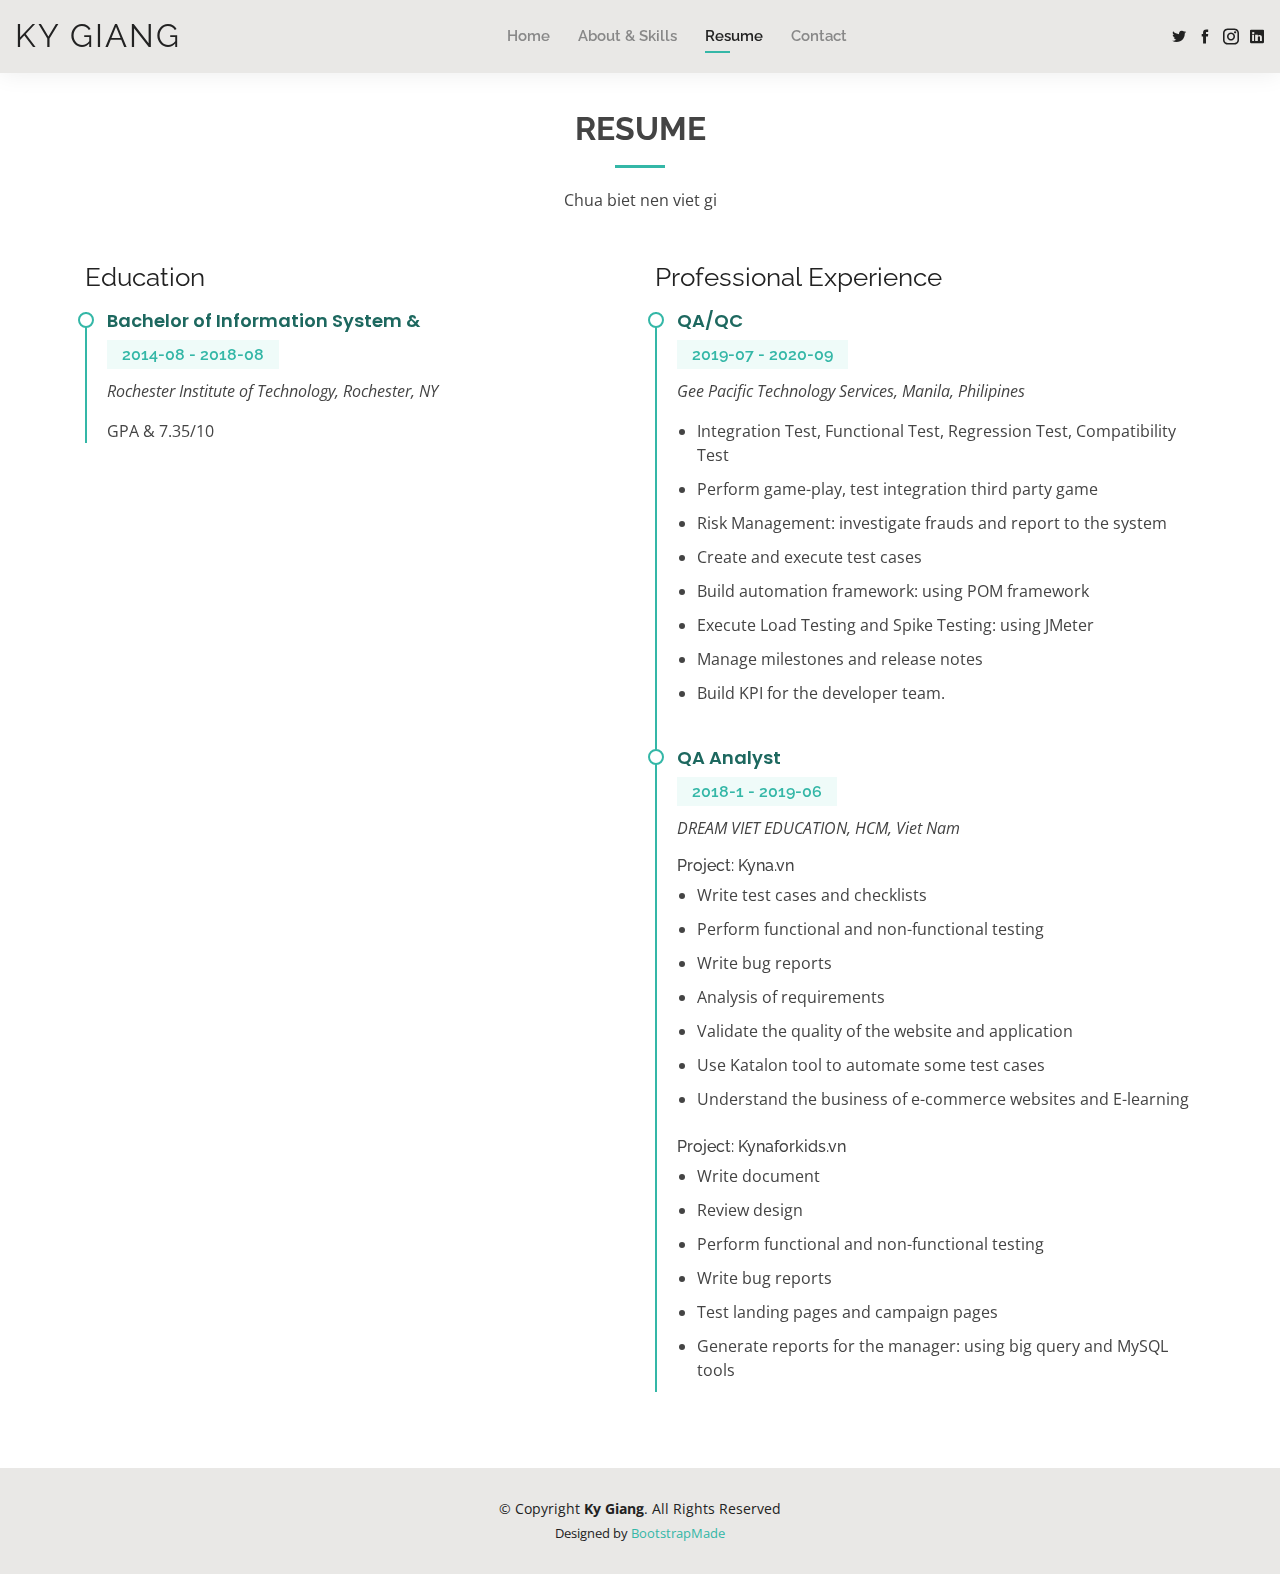
<file: resume.html>
<!DOCTYPE html>
<html lang="en">

<head>
  <meta charset="utf-8">
  <meta content="width=device-width, initial-scale=1.0" name="viewport">

  <title>Resume - Ky Giang Bootstrap Template</title>
  <meta content="" name="descriptison">
  <meta content="" name="keywords">

  <!-- Favicons -->
  <link href="assets/img/favicon.png" rel="icon">
  <link href="assets/img/apple-touch-icon.png" rel="apple-touch-icon">

  <!-- Google Fonts -->
  <link href="https://fonts.googleapis.com/css?family=Open+Sans:300,300i,400,400i,600,600i,700,700i|Raleway:300,300i,400,400i,500,500i,600,600i,700,700i|Poppins:300,300i,400,400i,500,500i,600,600i,700,700i" rel="stylesheet">

  <!-- Vendor CSS Files -->
  <link href="assets/vendor/bootstrap/css/bootstrap.min.css" rel="stylesheet">
  <link href="assets/vendor/icofont/icofont.min.css" rel="stylesheet">
  <link href="assets/vendor/owl.carousel/assets/owl.carousel.min.css" rel="stylesheet">
  <link href="assets/vendor/boxicons/css/boxicons.min.css" rel="stylesheet">
  <link href="assets/vendor/venobox/venobox.css" rel="stylesheet">
  <link href="assets/vendor/aos/aos.css" rel="stylesheet">

  <!-- Template Main CSS File -->
  <link href="assets/css/style.css" rel="stylesheet">

  
</head>

<body>

  <!-- ======= Header ======= -->
  <header id="header" class="fixed-top">
    <div class="container-fluid d-flex justify-content-between align-items-center">

      <h1 class="logo"><a href="index.html">Ky Giang</a></h1>
      <!-- Uncomment below if you prefer to use an image logo -->
      <!-- <a href="index.html" class="logo"><img src="assets/img/logo.png" alt="" class="img-fluid"></a>-->

      <nav class="nav-menu d-none d-lg-block">
        <ul>
          <li><a href="index.html">Home</a></li>
          <li><a href="about.html">About & Skills</a></li>
          <li class="active"><a href="resume.html">Resume</a></li>
          <li><a href="contact.html">Contact</a></li>
        </ul>
      </nav><!-- .nav-menu -->

      <div class="header-social-links">
        <a href="#" class="twitter"><i class="icofont-twitter"></i></a>
        <a href="#" class="facebook"><i class="icofont-facebook"></i></a>
        <a href="#" class="instagram"><i class="icofont-instagram"></i></a>
        <a href="#" class="linkedin"><i class="icofont-linkedin"></i></i></a>
      </div>

    </div>

  </header><!-- End Header -->

  <main id="main">

    <!-- ======= Resume Section ======= -->
    <section id="resume" class="resume">
      <div class="container" data-aos="fade-up">

        <div class="section-title">
          <h2>Resume</h2>
          <p>Chua biet nen viet gi</p>
        </div>

        <div class="row">
          <div class="col-lg-6">
            <h3 class="resume-title">Education</h3>
            <div class="resume-item">
              <h4>Bachelor of  Information System &amp; </h4>
              <h5>2014-08 - 2018-08</h5>
              <p><em>Rochester Institute of Technology, Rochester, NY</em></p>
              <p>GPA &amp; 7.35/10</p>
              </div>
          </div>
          <div class="col-lg-6">
            <h3 class="resume-title">Professional Experience</h3>
            <div class="resume-item">
              <h4>QA/QC</h4>
              <h5>2019-07 - 2020-09</h5>
              <p><em>Gee Pacific Technology Services, Manila, Philipines</em></p>
              <p>
              <ul>
                <li>Integration Test, Functional Test, Regression Test, Compatibility Test</li>
                <li>Perform game-play, test integration third party game</li>
                <li>Risk Management: investigate frauds and report to the system</li>
                <li>Create and execute test cases</li>
                <li>Build automation framework: using POM framework</li>
                <li>Execute Load Testing and Spike Testing: using JMeter</li>
                <li>Manage milestones and release notes</li>
                <li>Build KPI for the developer team.</li>
              </ul>
              </p>
            </div>
            <div class="resume-item">
              <h4>QA Analyst</h4>
              <h5>2018-1 - 2019-06</h5>
              <p><em>DREAM VIET EDUCATION, HCM, Viet Nam</em></p>
              <p>
              <h6>Project: Kyna.vn</h6>
              <ul>
                <li>Write test cases and checklists </li>
                <li>Perform functional and non-functional testing </li>
                <li>Write bug reports</li>
                <li>Analysis of requirements</li>
                <li>Validate the quality of the website and application</li>
                <li>Use Katalon tool to automate some test cases</li>
                <li>Understand the business of e-commerce websites and E-learning</li>
              </ul>
              </p>
               <p>
              <h6>Project: Kynaforkids.vn</h6>
              <ul>
                <li>Write document</li>
                <li>Review design</li>
                <li>Perform functional and non-functional testing </li>
                <li>Write bug reports</li>
                <li>Test landing pages and campaign pages</li>
                <li>Generate reports for the manager: using big query and MySQL tools</li>
              </ul>
              </p>
            </div>
          </div>
        </div>

      </div>
    </section><!-- End Resume Section -->

  </main><!-- End #main -->

  <!-- ======= Footer ======= -->
  <footer id="footer">
    <div class="container">
      <div class="copyright">
        &copy; Copyright <strong><span>Ky Giang</span></strong>. All Rights Reserved
      </div>
      <div class="credits">
        <!-- All the links in the footer should remain intact. -->
        <!-- You can delete the links only if you purchased the pro version. -->
        <!-- Licensing information: https://bootstrapmade.com/license/ -->
        <!-- Purchase the pro version with working PHP/AJAX contact form: https://bootstrapmade.com/kelly-free-bootstrap-cv-resume-html-template/ -->
        Designed by <a href="https://bootstrapmade.com/">BootstrapMade</a>
      </div>
    </div>
  </footer><!-- End  Footer -->

  <div id="preloader"></div>
  <a href="#" class="back-to-top"><i class="bx bx-up-arrow-alt"></i></a>

  <!-- Vendor JS Files -->
  <script src="assets/vendor/jquery/jquery.min.js"></script>
  <script src="assets/vendor/bootstrap/js/bootstrap.bundle.min.js"></script>
  <script src="assets/vendor/jquery.easing/jquery.easing.min.js"></script>
  <script src="assets/vendor/php-email-form/validate.js"></script>
  <script src="assets/vendor/waypoints/jquery.waypoints.min.js"></script>
  <script src="assets/vendor/counterup/counterup.min.js"></script>
  <script src="assets/vendor/owl.carousel/owl.carousel.min.js"></script>
  <script src="assets/vendor/isotope-layout/isotope.pkgd.min.js"></script>
  <script src="assets/vendor/venobox/venobox.min.js"></script>
  <script src="assets/vendor/aos/aos.js"></script>

  <!-- Template Main JS File -->
  <script src="assets/js/main.js"></script>

</body>

</html>
</file>
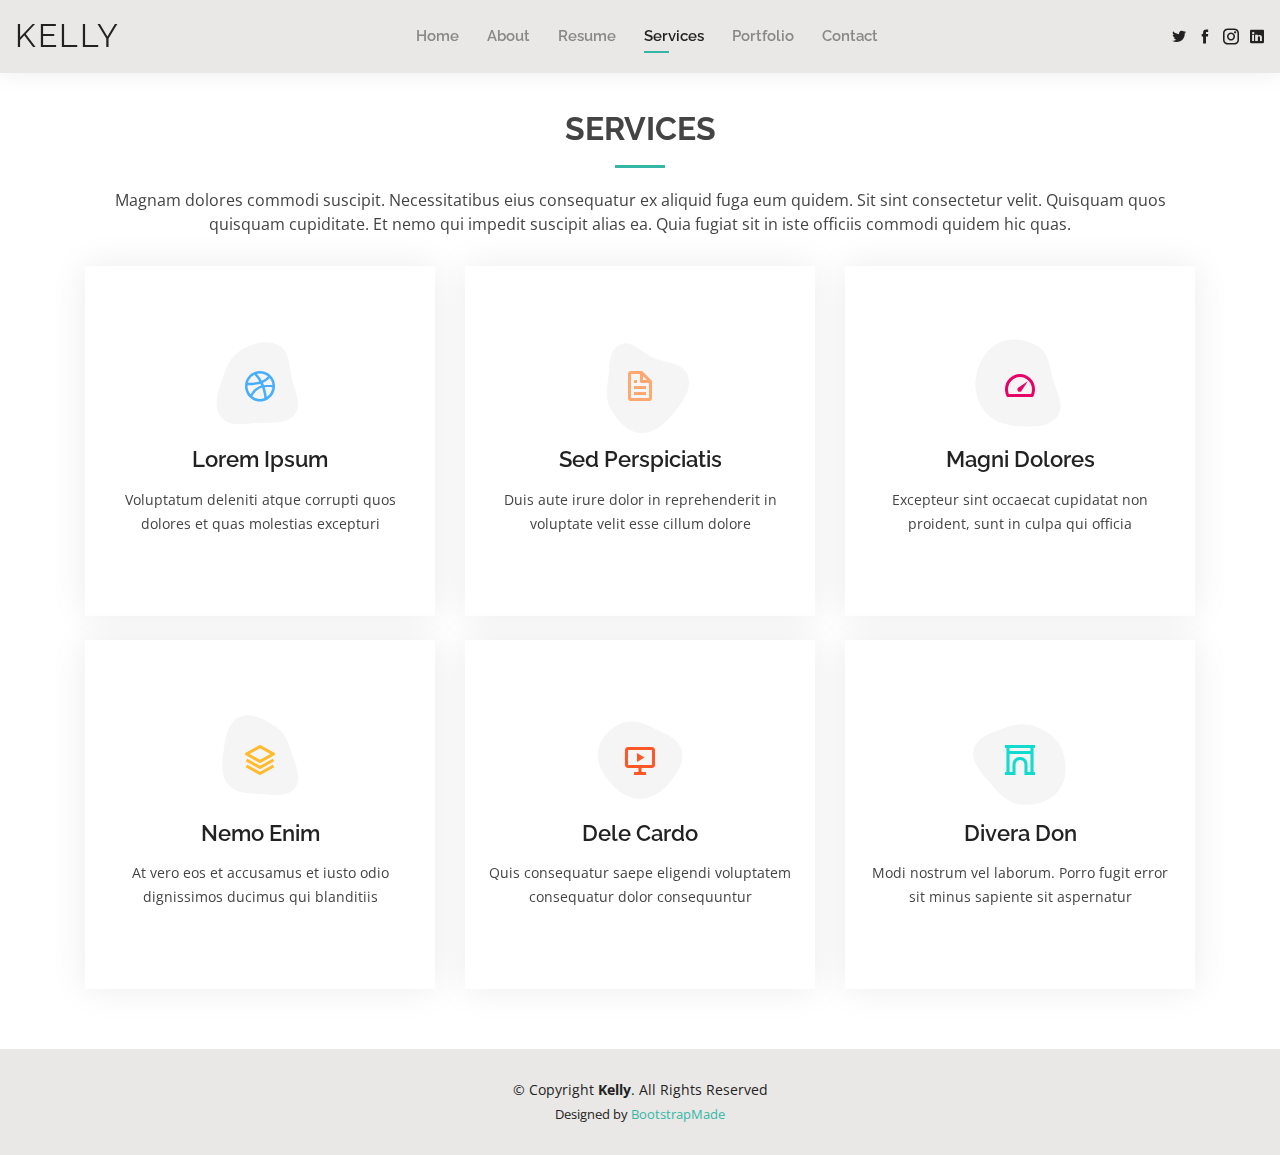
<file: services.html>
<!DOCTYPE html>
<html lang="en">

<head>
  <meta charset="utf-8">
  <meta content="width=device-width, initial-scale=1.0" name="viewport">

  <title>Services - Kelly Bootstrap Template</title>
  <meta content="" name="descriptison">
  <meta content="" name="keywords">

  <!-- Favicons -->
  <link href="assets/img/favicon.png" rel="icon">
  <link href="assets/img/apple-touch-icon.png" rel="apple-touch-icon">

  <!-- Google Fonts -->
  <link href="https://fonts.googleapis.com/css?family=Open+Sans:300,300i,400,400i,600,600i,700,700i|Raleway:300,300i,400,400i,500,500i,600,600i,700,700i|Poppins:300,300i,400,400i,500,500i,600,600i,700,700i" rel="stylesheet">

  <!-- Vendor CSS Files -->
  <link href="assets/vendor/bootstrap/css/bootstrap.min.css" rel="stylesheet">
  <link href="assets/vendor/icofont/icofont.min.css" rel="stylesheet">
  <link href="assets/vendor/owl.carousel/assets/owl.carousel.min.css" rel="stylesheet">
  <link href="assets/vendor/boxicons/css/boxicons.min.css" rel="stylesheet">
  <link href="assets/vendor/venobox/venobox.css" rel="stylesheet">
  <link href="assets/vendor/aos/aos.css" rel="stylesheet">

  <!-- Template Main CSS File -->
  <link href="assets/css/style.css" rel="stylesheet">

  <!-- =======================================================
  * Template Name: Kelly - v2.0.0
  * Template URL: https://bootstrapmade.com/kelly-free-bootstrap-cv-resume-html-template/
  * Author: BootstrapMade.com
  * License: https://bootstrapmade.com/license/
  ======================================================== -->
</head>

<body>

  <!-- ======= Header ======= -->
  <header id="header" class="fixed-top">
    <div class="container-fluid d-flex justify-content-between align-items-center">

      <h1 class="logo"><a href="index.html">Kelly</a></h1>
      <!-- Uncomment below if you prefer to use an image logo -->
      <!-- <a href="index.html" class="logo"><img src="assets/img/logo.png" alt="" class="img-fluid"></a>-->

      <nav class="nav-menu d-none d-lg-block">
        <ul>
          <li><a href="index.html">Home</a></li>
          <li><a href="about.html">About</a></li>
          <li><a href="resume.html">Resume</a></li>
          <li class="active"><a href="services.html">Services</a></li>
          <li><a href="portfolio.html">Portfolio</a></li>
          <li><a href="contact.html">Contact</a></li>
        </ul>
      </nav><!-- .nav-menu -->

      <div class="header-social-links">
        <a href="#" class="twitter"><i class="icofont-twitter"></i></a>
        <a href="#" class="facebook"><i class="icofont-facebook"></i></a>
        <a href="#" class="instagram"><i class="icofont-instagram"></i></a>
        <a href="#" class="linkedin"><i class="icofont-linkedin"></i></i></a>
      </div>

    </div>

  </header><!-- End Header -->

  <main id="main">

    <!-- ======= Services Section ======= -->
    <section id="services" class="services">
      <div class="container" data-aos="fade-up">

        <div class="section-title">
          <h2>Services</h2>
          <p>Magnam dolores commodi suscipit. Necessitatibus eius consequatur ex aliquid fuga eum quidem. Sit sint consectetur velit. Quisquam quos quisquam cupiditate. Et nemo qui impedit suscipit alias ea. Quia fugiat sit in iste officiis commodi quidem hic quas.</p>
        </div>

        <div class="row">
          <div class="col-lg-4 col-md-6 d-flex align-items-stretch" data-aos="zoom-in" data-aos-delay="100">
            <div class="icon-box iconbox-blue">
              <div class="icon">
                <svg width="100" height="100" viewBox="0 0 600 600" xmlns="http://www.w3.org/2000/svg">
                  <path stroke="none" stroke-width="0" fill="#f5f5f5" d="M300,521.0016835830174C376.1290562159157,517.8887921683347,466.0731472004068,529.7835943286574,510.70327084640275,468.03025145048787C554.3714126377745,407.6079735673963,508.03601936045806,328.9844924480964,491.2728898941984,256.3432110539036C474.5976632858925,184.082847569629,479.9380746630129,96.60480741107993,416.23090153303,58.64404602377083C348.86323505073057,18.502131276798302,261.93793281208167,40.57373210992963,193.5410806939664,78.93577620505333C130.42746243093433,114.334589627462,98.30271207620316,179.96522072025542,76.75703585869454,249.04625023123273C51.97151888228291,328.5150500222984,13.704378332031375,421.85034740162234,66.52175969318436,486.19268352777647C119.04800174914682,550.1803526380478,217.28368757567262,524.383925680826,300,521.0016835830174"></path>
                </svg>
                <i class="bx bxl-dribbble"></i>
              </div>
              <h4><a href="">Lorem Ipsum</a></h4>
              <p>Voluptatum deleniti atque corrupti quos dolores et quas molestias excepturi</p>
            </div>
          </div>

          <div class="col-lg-4 col-md-6 d-flex align-items-stretch mt-4 mt-md-0" data-aos="zoom-in" data-aos-delay="200">
            <div class="icon-box iconbox-orange ">
              <div class="icon">
                <svg width="100" height="100" viewBox="0 0 600 600" xmlns="http://www.w3.org/2000/svg">
                  <path stroke="none" stroke-width="0" fill="#f5f5f5" d="M300,582.0697525312426C382.5290701553225,586.8405444964366,449.9789794690241,525.3245884688669,502.5850820975895,461.55621195738473C556.606425686781,396.0723002908107,615.8543463187945,314.28637112970534,586.6730223649479,234.56875336149918C558.9533121215079,158.8439757836574,454.9685369536778,164.00468322053177,381.49747125262974,130.76875717737553C312.15926192815925,99.40240125094834,248.97055460311594,18.661163978235184,179.8680185752513,50.54337015887873C110.5421016452524,82.52863877960104,119.82277516462835,180.83849132639028,109.12597500060166,256.43424936330496C100.08760227029461,320.3096726198365,92.17705696193138,384.0621239912766,124.79988738764834,439.7174275375508C164.83382741302287,508.01625554203684,220.96474134820875,577.5009287672846,300,582.0697525312426"></path>
                </svg>
                <i class="bx bx-file"></i>
              </div>
              <h4><a href="">Sed Perspiciatis</a></h4>
              <p>Duis aute irure dolor in reprehenderit in voluptate velit esse cillum dolore</p>
            </div>
          </div>

          <div class="col-lg-4 col-md-6 d-flex align-items-stretch mt-4 mt-lg-0" data-aos="zoom-in" data-aos-delay="300">
            <div class="icon-box iconbox-pink">
              <div class="icon">
                <svg width="100" height="100" viewBox="0 0 600 600" xmlns="http://www.w3.org/2000/svg">
                  <path stroke="none" stroke-width="0" fill="#f5f5f5" d="M300,541.5067337569781C382.14930387511276,545.0595476570109,479.8736841581634,548.3450877840088,526.4010558755058,480.5488172755941C571.5218469581645,414.80211281144784,517.5187510058486,332.0715597781072,496.52539010469104,255.14436215662573C477.37192572678356,184.95920475031193,473.57363656557914,105.61284051026155,413.0603344069578,65.22779650032875C343.27470386102294,18.654635553484475,251.2091493199835,5.337323636656869,175.0934190732945,40.62881213300186C97.87086631185822,76.43348514350839,51.98124368387456,156.15599469081315,36.44837278890362,239.84606092416172C21.716077023791087,319.22268207091537,43.775223500013084,401.1760424656574,96.891909868211,461.97329694683043C147.22146801428983,519.5804099606455,223.5754009179313,538.201503339737,300,541.5067337569781"></path>
                </svg>
                <i class="bx bx-tachometer"></i>
              </div>
              <h4><a href="">Magni Dolores</a></h4>
              <p>Excepteur sint occaecat cupidatat non proident, sunt in culpa qui officia</p>
            </div>
          </div>

          <div class="col-lg-4 col-md-6 d-flex align-items-stretch mt-4" data-aos="zoom-in" data-aos-delay="100">
            <div class="icon-box iconbox-yellow">
              <div class="icon">
                <svg width="100" height="100" viewBox="0 0 600 600" xmlns="http://www.w3.org/2000/svg">
                  <path stroke="none" stroke-width="0" fill="#f5f5f5" d="M300,503.46388370962813C374.79870501325706,506.71871716319447,464.8034551963731,527.1746412648533,510.4981551193396,467.86667711651364C555.9287308511215,408.9015244558933,512.6030010748507,327.5744911775523,490.211057578863,256.5855673507754C471.097692560561,195.9906835881958,447.69079081568157,138.11976852964426,395.19560036434837,102.3242989838813C329.3053358748298,57.3949838291264,248.02791733380457,8.279543830951368,175.87071277845988,42.242879143198664C103.41431057327972,76.34704239035025,93.79494320519305,170.9812938413882,81.28167332365135,250.07896920659033C70.17666984294237,320.27484674793965,64.84698225790005,396.69656628748305,111.28512138212992,450.4950937839243C156.20124167950087,502.5303643271138,231.32542653798444,500.4755392045468,300,503.46388370962813"></path>
                </svg>
                <i class="bx bx-layer"></i>
              </div>
              <h4><a href="">Nemo Enim</a></h4>
              <p>At vero eos et accusamus et iusto odio dignissimos ducimus qui blanditiis</p>
            </div>
          </div>

          <div class="col-lg-4 col-md-6 d-flex align-items-stretch mt-4" data-aos="zoom-in" data-aos-delay="200">
            <div class="icon-box iconbox-red">
              <div class="icon">
                <svg width="100" height="100" viewBox="0 0 600 600" xmlns="http://www.w3.org/2000/svg">
                  <path stroke="none" stroke-width="0" fill="#f5f5f5" d="M300,532.3542879108572C369.38199826031484,532.3153073249985,429.10787420159085,491.63046689027357,474.5244479745417,439.17860296908856C522.8885846962883,383.3225815378663,569.1668002868075,314.3205725914397,550.7432151929288,242.7694973846089C532.6665558377875,172.5657663291529,456.2379748765914,142.6223662098291,390.3689995646985,112.34683881706744C326.66090330228417,83.06452184765237,258.84405631176094,53.51806209861945,193.32584062364296,78.48882559362697C121.61183558270385,105.82097193414197,62.805066853699245,167.19869350419734,48.57481801355237,242.6138429142374C34.843463184063346,315.3850353017275,76.69343916112496,383.4422959591041,125.22947124332185,439.3748458443577C170.7312796277747,491.8107796887764,230.57421082200815,532.3932930995766,300,532.3542879108572"></path>
                </svg>
                <i class="bx bx-slideshow"></i>
              </div>
              <h4><a href="">Dele Cardo</a></h4>
              <p>Quis consequatur saepe eligendi voluptatem consequatur dolor consequuntur</p>
            </div>
          </div>

          <div class="col-lg-4 col-md-6 d-flex align-items-stretch mt-4" data-aos="zoom-in" data-aos-delay="300">
            <div class="icon-box iconbox-teal">
              <div class="icon">
                <svg width="100" height="100" viewBox="0 0 600 600" xmlns="http://www.w3.org/2000/svg">
                  <path stroke="none" stroke-width="0" fill="#f5f5f5" d="M300,566.797414625762C385.7384707136149,576.1784315230908,478.7894351017131,552.8928747891023,531.9192734346935,484.94944893311C584.6109503024035,417.5663521118492,582.489472248146,322.67544863468447,553.9536738515405,242.03673114598146C529.1557734026468,171.96086150256528,465.24506316201064,127.66468636344209,395.9583748389544,100.7403814666027C334.2173773831606,76.7482773500951,269.4350130405921,84.62216499799875,207.1952322260088,107.2889140133804C132.92018162631612,134.33871894543012,41.79353780512637,160.00259165414826,22.644507872594943,236.69541883565114C3.319112789854554,314.0945973066697,72.72355303640163,379.243833228382,124.04198916343866,440.3218312028393C172.9286146004772,498.5055451809895,224.45579914871206,558.5317968840102,300,566.797414625762"></path>
                </svg>
                <i class="bx bx-arch"></i>
              </div>
              <h4><a href="">Divera Don</a></h4>
              <p>Modi nostrum vel laborum. Porro fugit error sit minus sapiente sit aspernatur</p>
            </div>
          </div>

        </div>

      </div>
    </section><!-- End Services Section -->

  </main><!-- End #main -->

  <!-- ======= Footer ======= -->
  <footer id="footer">
    <div class="container">
      <div class="copyright">
        &copy; Copyright <strong><span>Kelly</span></strong>. All Rights Reserved
      </div>
      <div class="credits">
        <!-- All the links in the footer should remain intact. -->
        <!-- You can delete the links only if you purchased the pro version. -->
        <!-- Licensing information: https://bootstrapmade.com/license/ -->
        <!-- Purchase the pro version with working PHP/AJAX contact form: https://bootstrapmade.com/kelly-free-bootstrap-cv-resume-html-template/ -->
        Designed by <a href="https://bootstrapmade.com/">BootstrapMade</a>
      </div>
    </div>
  </footer><!-- End  Footer -->

  <div id="preloader"></div>
  <a href="#" class="back-to-top"><i class="bx bx-up-arrow-alt"></i></a>

  <!-- Vendor JS Files -->
  <script src="assets/vendor/jquery/jquery.min.js"></script>
  <script src="assets/vendor/bootstrap/js/bootstrap.bundle.min.js"></script>
  <script src="assets/vendor/jquery.easing/jquery.easing.min.js"></script>
  <script src="assets/vendor/php-email-form/validate.js"></script>
  <script src="assets/vendor/waypoints/jquery.waypoints.min.js"></script>
  <script src="assets/vendor/counterup/counterup.min.js"></script>
  <script src="assets/vendor/owl.carousel/owl.carousel.min.js"></script>
  <script src="assets/vendor/isotope-layout/isotope.pkgd.min.js"></script>
  <script src="assets/vendor/venobox/venobox.min.js"></script>
  <script src="assets/vendor/aos/aos.js"></script>

  <!-- Template Main JS File -->
  <script src="assets/js/main.js"></script>

</body>

</html>
</file>
<file: assets/vendor/venobox/venobox.css>
/* ------ venobox.css --------*/
.vbox-overlay *, .vbox-overlay *:before, .vbox-overlay *:after{
    -webkit-backface-visibility: hidden;
    -webkit-box-sizing:border-box;
    -moz-box-sizing:border-box;
    box-sizing:border-box;
}
.vbox-overlay * { 
    -webkit-backface-visibility: visible;
    backface-visibility: visible;
}
.vbox-overlay{
    display: -webkit-flex;
    display: flex;
    -webkit-flex-direction: column;
    flex-direction: column;
    -webkit-justify-content: center;
    justify-content: center;
    -webkit-align-items: center;
    align-items: center;
    position: fixed;
    left: 0;
    top: 0;
    bottom: 0;
    right: 0;
    z-index: 999999;
}

/* ----- navigation ----- */
.vbox-title{
    width: 100%;
    height: 40px;
    float: left;
    text-align: center;
    line-height: 28px;
    font-size: 12px;
    padding: 6px 50px;
    overflow: hidden;
    position: fixed;
    display: none;
    left: 0;
    z-index: 89;
}
.vbox-close{
    cursor: pointer;
    position: fixed;
    top: -1px;
    right: 0;
    width: 50px;
    height: 40px;
    padding: 6px;
    display: block;
    background-position:10px center;
    overflow: hidden;
    font-size: 24px;
    line-height: 1;
    text-align: center;
    z-index: 99;
}
.vbox-left{
    cursor: pointer;
    position: fixed;
    left: 0;
    height: 40px;
    overflow: hidden;
    line-height: 28px;
    font-size: 12px;
    z-index: 99;
    display: flex;
    align-items:center;
}
.vbox-num{
    display: inline-block;
    margin: 6px 0 6px 15px;
}
/* ----- Social share ----- */
.vbox-share{
    line-height: 28px;
    font-size: 12px;
    overflow: hidden;
    position: fixed;
    left: 0;
    z-index: 98;
    display: flex;
    align-items:center;
    justify-content: center;
    width: 100%;
    text-align: center;
}
.vbox-share svg{
    max-height: 28px;
    width: 28px;
    z-index: 10;
    margin-left: 12px;
    margin-top: 6px;
    margin-bottom: 6px;
    vertical-align: middle;
}


/* ----- navigation ARROWS ----- */
.vbox-next, .vbox-prev{
    position: fixed;
    top: 50%;
    margin-top: -15px;
    overflow: hidden;
    cursor: pointer;
    display: block;
    width: 45px;
    height: 45px;
    z-index: 99;
}
.vbox-next span, .vbox-prev span{
    position: relative;
    width: 20px;
    height: 20px;
    border: 2px solid transparent;
    border-top-color: #B6B6B6;
    border-right-color: #B6B6B6;
    text-indent: -100px;
    position: absolute;
    top: 8px;
    display: block;
}
.vbox-prev{
    left: 15px;
}
.vbox-next{
    right: 15px;
}
.vbox-prev span{
    left: 10px;
    -ms-transform: rotate(-135deg);
    -webkit-transform: rotate(-135deg);
    transform: rotate(-135deg);
}
.vbox-next span{
    -ms-transform: rotate(45deg);
    -webkit-transform: rotate(45deg);
    transform: rotate(45deg);
    right: 10px;
}
/* ------- inline window ------ */
.vbox-inline{
    width: 420px;
    height: 315px;
    height: 70vh;
    padding: 10px;
    background: #fff;
    margin: 0 auto;
    overflow: auto;
    text-align: left;
}
/* ------- Video & iFrames window ------ */
.venoframe{
    max-width: 100%;
    width: 100%;
    border: none;
    width: 100%;
    height: 260px;
    height: 70vh;
}
.venoframe.vbvid{
    height: 260px;
}
@media (min-width: 768px) {
    .venoframe, .vbox-inline{
        width: 90%;
        height: 360px;
        height: 70vh;
    }
    .venoframe.vbvid{
        width: 640px;
        height: 360px;
    }
}
@media (min-width: 992px) {
    .venoframe, .vbox-inline{
        max-width: 1200px;
        width: 80%;
        height: 540px;
        height: 70vh;
    }
    .venoframe.vbvid{
        width: 960px;
        height: 540px;
    }
}
/* 
Please do NOT edit this part! 
or at least read this note: http://i.imgur.com/7C0ws9e.gif
*/
.vbox-open{
    overflow: hidden;
}
.vbox-container{
    position: absolute;
    left: 0;
    right: 0;
    top: 0;
    bottom: 0;
    overflow-x: hidden;
    overflow-y: scroll;
    overflow-scrolling: touch;
    -webkit-overflow-scrolling: touch;
    z-index: 20;
    max-height: 100%;

}

.vbox-content{
    text-align: center;
    float: left;
    width: 100%;
    position: relative;
    overflow: hidden;
    padding: 20px 4%;
}
.vbox-container img{
    max-width: 100%;
    height: auto;
}
.vbox-figlio{
    box-shadow: 0 0 12px rgba(0,0,0,0.19), 0 6px 6px rgba(0,0,0,0.23);
    max-width: 100%;
    text-align: initial;
}
img.vbox-figlio{
    -webkit-user-select: none;
-khtml-user-select: none;
-moz-user-select: none;
-o-user-select: none;
user-select: none;
}
.vbox-content.swipe-left{
    margin-left: -200px !important;
}
.vbox-content.swipe-right{
    margin-left: 200px !important;
}
.vbox-animated{
    webkit-transition: margin 300ms ease-out;
    transition: margin 300ms ease-out;
}

/* ---------- preloader ----------
 * SPINKIT 
 * http://tobiasahlin.com/spinkit/
-------------------------------- */
.sk-double-bounce,.sk-rotating-plane{width:40px;height:40px;margin:40px auto}.sk-rotating-plane{background-color:#333;-webkit-animation:sk-rotatePlane 1.2s infinite ease-in-out;animation:sk-rotatePlane 1.2s infinite ease-in-out}@-webkit-keyframes sk-rotatePlane{0%{-webkit-transform:perspective(120px) rotateX(0) rotateY(0);transform:perspective(120px) rotateX(0) rotateY(0)}50%{-webkit-transform:perspective(120px) rotateX(-180.1deg) rotateY(0);transform:perspective(120px) rotateX(-180.1deg) rotateY(0)}100%{-webkit-transform:perspective(120px) rotateX(-180deg) rotateY(-179.9deg);transform:perspective(120px) rotateX(-180deg) rotateY(-179.9deg)}}@keyframes sk-rotatePlane{0%{-webkit-transform:perspective(120px) rotateX(0) rotateY(0);transform:perspective(120px) rotateX(0) rotateY(0)}50%{-webkit-transform:perspective(120px) rotateX(-180.1deg) rotateY(0);transform:perspective(120px) rotateX(-180.1deg) rotateY(0)}100%{-webkit-transform:perspective(120px) rotateX(-180deg) rotateY(-179.9deg);transform:perspective(120px) rotateX(-180deg) rotateY(-179.9deg)}}.sk-double-bounce{position:relative}.sk-double-bounce .sk-child{width:100%;height:100%;border-radius:50%;background-color:#333;opacity:.6;position:absolute;top:0;left:0;-webkit-animation:sk-doubleBounce 2s infinite ease-in-out;animation:sk-doubleBounce 2s infinite ease-in-out}.sk-chasing-dots .sk-child,.sk-spinner-pulse,.sk-three-bounce .sk-child{background-color:#333;border-radius:100%}.sk-double-bounce .sk-double-bounce2{-webkit-animation-delay:-1s;animation-delay:-1s}@-webkit-keyframes sk-doubleBounce{0%,100%{-webkit-transform:scale(0);transform:scale(0)}50%{-webkit-transform:scale(1);transform:scale(1)}}@keyframes sk-doubleBounce{0%,100%{-webkit-transform:scale(0);transform:scale(0)}50%{-webkit-transform:scale(1);transform:scale(1)}}.sk-wave{margin:40px auto;width:50px;height:40px;text-align:center;font-size:10px}.sk-wave .sk-rect{background-color:#333;height:100%;width:6px;display:inline-block;-webkit-animation:sk-waveStretchDelay 1.2s infinite ease-in-out;animation:sk-waveStretchDelay 1.2s infinite ease-in-out}.sk-wave .sk-rect1{-webkit-animation-delay:-1.2s;animation-delay:-1.2s}.sk-wave .sk-rect2{-webkit-animation-delay:-1.1s;animation-delay:-1.1s}.sk-wave .sk-rect3{-webkit-animation-delay:-1s;animation-delay:-1s}.sk-wave .sk-rect4{-webkit-animation-delay:-.9s;animation-delay:-.9s}.sk-wave .sk-rect5{-webkit-animation-delay:-.8s;animation-delay:-.8s}@-webkit-keyframes sk-waveStretchDelay{0%,100%,40%{-webkit-transform:scaleY(.4);transform:scaleY(.4)}20%{-webkit-transform:scaleY(1);transform:scaleY(1)}}@keyframes sk-waveStretchDelay{0%,100%,40%{-webkit-transform:scaleY(.4);transform:scaleY(.4)}20%{-webkit-transform:scaleY(1);transform:scaleY(1)}}.sk-wandering-cubes{margin:40px auto;width:40px;height:40px;position:relative}.sk-wandering-cubes .sk-cube{background-color:#333;width:10px;height:10px;position:absolute;top:0;left:0;-webkit-animation:sk-wanderingCube 1.8s ease-in-out -1.8s infinite both;animation:sk-wanderingCube 1.8s ease-in-out -1.8s infinite both}.sk-chasing-dots,.sk-spinner-pulse{width:40px;height:40px;margin:40px auto}.sk-wandering-cubes .sk-cube2{-webkit-animation-delay:-.9s;animation-delay:-.9s}@-webkit-keyframes sk-wanderingCube{0%{-webkit-transform:rotate(0);transform:rotate(0)}25%{-webkit-transform:translateX(30px) rotate(-90deg) scale(.5);transform:translateX(30px) rotate(-90deg) scale(.5)}50%{-webkit-transform:translateX(30px) translateY(30px) rotate(-179deg);transform:translateX(30px) translateY(30px) rotate(-179deg)}50.1%{-webkit-transform:translateX(30px) translateY(30px) rotate(-180deg);transform:translateX(30px) translateY(30px) rotate(-180deg)}75%{-webkit-transform:translateX(0) translateY(30px) rotate(-270deg) scale(.5);transform:translateX(0) translateY(30px) rotate(-270deg) scale(.5)}100%{-webkit-transform:rotate(-360deg);transform:rotate(-360deg)}}@keyframes sk-wanderingCube{0%{-webkit-transform:rotate(0);transform:rotate(0)}25%{-webkit-transform:translateX(30px) rotate(-90deg) scale(.5);transform:translateX(30px) rotate(-90deg) scale(.5)}50%{-webkit-transform:translateX(30px) translateY(30px) rotate(-179deg);transform:translateX(30px) translateY(30px) rotate(-179deg)}50.1%{-webkit-transform:translateX(30px) translateY(30px) rotate(-180deg);transform:translateX(30px) translateY(30px) rotate(-180deg)}75%{-webkit-transform:translateX(0) translateY(30px) rotate(-270deg) scale(.5);transform:translateX(0) translateY(30px) rotate(-270deg) scale(.5)}100%{-webkit-transform:rotate(-360deg);transform:rotate(-360deg)}}.sk-spinner-pulse{-webkit-animation:sk-pulseScaleOut 1s infinite ease-in-out;animation:sk-pulseScaleOut 1s infinite ease-in-out}@-webkit-keyframes sk-pulseScaleOut{0%{-webkit-transform:scale(0);transform:scale(0)}100%{-webkit-transform:scale(1);transform:scale(1);opacity:0}}@keyframes sk-pulseScaleOut{0%{-webkit-transform:scale(0);transform:scale(0)}100%{-webkit-transform:scale(1);transform:scale(1);opacity:0}}.sk-chasing-dots{position:relative;text-align:center;-webkit-animation:sk-chasingDotsRotate 2s infinite linear;animation:sk-chasingDotsRotate 2s infinite linear}.sk-chasing-dots .sk-child{width:60%;height:60%;display:inline-block;position:absolute;top:0;-webkit-animation:sk-chasingDotsBounce 2s infinite ease-in-out;animation:sk-chasingDotsBounce 2s infinite ease-in-out}.sk-chasing-dots .sk-dot2{top:auto;bottom:0;-webkit-animation-delay:-1s;animation-delay:-1s}@-webkit-keyframes sk-chasingDotsRotate{100%{-webkit-transform:rotate(360deg);transform:rotate(360deg)}}@keyframes sk-chasingDotsRotate{100%{-webkit-transform:rotate(360deg);transform:rotate(360deg)}}@-webkit-keyframes sk-chasingDotsBounce{0%,100%{-webkit-transform:scale(0);transform:scale(0)}50%{-webkit-transform:scale(1);transform:scale(1)}}@keyframes sk-chasingDotsBounce{0%,100%{-webkit-transform:scale(0);transform:scale(0)}50%{-webkit-transform:scale(1);transform:scale(1)}}.sk-three-bounce{margin:40px auto;width:80px;text-align:center}.sk-three-bounce .sk-child{width:20px;height:20px;display:inline-block;-webkit-animation:sk-three-bounce 1.4s ease-in-out 0s infinite both;animation:sk-three-bounce 1.4s ease-in-out 0s infinite both}.sk-circle .sk-child:before,.sk-fading-circle .sk-circle:before{display:block;border-radius:100%;content:'';background-color:#333}.sk-three-bounce .sk-bounce1{-webkit-animation-delay:-.32s;animation-delay:-.32s}.sk-three-bounce .sk-bounce2{-webkit-animation-delay:-.16s;animation-delay:-.16s}@-webkit-keyframes sk-three-bounce{0%,100%,80%{-webkit-transform:scale(0);transform:scale(0)}40%{-webkit-transform:scale(1);transform:scale(1)}}@keyframes sk-three-bounce{0%,100%,80%{-webkit-transform:scale(0);transform:scale(0)}40%{-webkit-transform:scale(1);transform:scale(1)}}.sk-circle{margin:40px auto;width:40px;height:40px;position:relative}.sk-circle .sk-child{width:100%;height:100%;position:absolute;left:0;top:0}.sk-circle .sk-child:before{margin:0 auto;width:15%;height:15%;-webkit-animation:sk-circleBounceDelay 1.2s infinite ease-in-out both;animation:sk-circleBounceDelay 1.2s infinite ease-in-out both}.sk-circle .sk-circle2{-webkit-transform:rotate(30deg);-ms-transform:rotate(30deg);transform:rotate(30deg)}.sk-circle .sk-circle3{-webkit-transform:rotate(60deg);-ms-transform:rotate(60deg);transform:rotate(60deg)}.sk-circle .sk-circle4{-webkit-transform:rotate(90deg);-ms-transform:rotate(90deg);transform:rotate(90deg)}.sk-circle .sk-circle5{-webkit-transform:rotate(120deg);-ms-transform:rotate(120deg);transform:rotate(120deg)}.sk-circle .sk-circle6{-webkit-transform:rotate(150deg);-ms-transform:rotate(150deg);transform:rotate(150deg)}.sk-circle .sk-circle7{-webkit-transform:rotate(180deg);-ms-transform:rotate(180deg);transform:rotate(180deg)}.sk-circle .sk-circle8{-webkit-transform:rotate(210deg);-ms-transform:rotate(210deg);transform:rotate(210deg)}.sk-circle .sk-circle9{-webkit-transform:rotate(240deg);-ms-transform:rotate(240deg);transform:rotate(240deg)}.sk-circle .sk-circle10{-webkit-transform:rotate(270deg);-ms-transform:rotate(270deg);transform:rotate(270deg)}.sk-circle .sk-circle11{-webkit-transform:rotate(300deg);-ms-transform:rotate(300deg);transform:rotate(300deg)}.sk-circle .sk-circle12{-webkit-transform:rotate(330deg);-ms-transform:rotate(330deg);transform:rotate(330deg)}.sk-circle .sk-circle2:before{-webkit-animation-delay:-1.1s;animation-delay:-1.1s}.sk-circle .sk-circle3:before{-webkit-animation-delay:-1s;animation-delay:-1s}.sk-circle .sk-circle4:before{-webkit-animation-delay:-.9s;animation-delay:-.9s}.sk-circle .sk-circle5:before{-webkit-animation-delay:-.8s;animation-delay:-.8s}.sk-circle .sk-circle6:before{-webkit-animation-delay:-.7s;animation-delay:-.7s}.sk-circle .sk-circle7:before{-webkit-animation-delay:-.6s;animation-delay:-.6s}.sk-circle .sk-circle8:before{-webkit-animation-delay:-.5s;animation-delay:-.5s}.sk-circle .sk-circle9:before{-webkit-animation-delay:-.4s;animation-delay:-.4s}.sk-circle .sk-circle10:before{-webkit-animation-delay:-.3s;animation-delay:-.3s}.sk-circle .sk-circle11:before{-webkit-animation-delay:-.2s;animation-delay:-.2s}.sk-circle .sk-circle12:before{-webkit-animation-delay:-.1s;animation-delay:-.1s}@-webkit-keyframes sk-circleBounceDelay{0%,100%,80%{-webkit-transform:scale(0);transform:scale(0)}40%{-webkit-transform:scale(1);transform:scale(1)}}@keyframes sk-circleBounceDelay{0%,100%,80%{-webkit-transform:scale(0);transform:scale(0)}40%{-webkit-transform:scale(1);transform:scale(1)}}.sk-cube-grid{width:40px;height:40px;margin:40px auto}.sk-cube-grid .sk-cube{width:33.33%;height:33.33%;background-color:#333;float:left;-webkit-animation:sk-cubeGridScaleDelay 1.3s infinite ease-in-out;animation:sk-cubeGridScaleDelay 1.3s infinite ease-in-out}.sk-cube-grid .sk-cube1{-webkit-animation-delay:.2s;animation-delay:.2s}.sk-cube-grid .sk-cube2{-webkit-animation-delay:.3s;animation-delay:.3s}.sk-cube-grid .sk-cube3{-webkit-animation-delay:.4s;animation-delay:.4s}.sk-cube-grid .sk-cube4{-webkit-animation-delay:.1s;animation-delay:.1s}.sk-cube-grid .sk-cube5{-webkit-animation-delay:.2s;animation-delay:.2s}.sk-cube-grid .sk-cube6{-webkit-animation-delay:.3s;animation-delay:.3s}.sk-cube-grid .sk-cube7{-webkit-animation-delay:0ms;animation-delay:0ms}.sk-cube-grid .sk-cube8{-webkit-animation-delay:.1s;animation-delay:.1s}.sk-cube-grid .sk-cube9{-webkit-animation-delay:.2s;animation-delay:.2s}@-webkit-keyframes sk-cubeGridScaleDelay{0%,100%,70%{-webkit-transform:scale3D(1,1,1);transform:scale3D(1,1,1)}35%{-webkit-transform:scale3D(0,0,1);transform:scale3D(0,0,1)}}@keyframes sk-cubeGridScaleDelay{0%,100%,70%{-webkit-transform:scale3D(1,1,1);transform:scale3D(1,1,1)}35%{-webkit-transform:scale3D(0,0,1);transform:scale3D(0,0,1)}}.sk-fading-circle{margin:40px auto;width:40px;height:40px;position:relative}.sk-fading-circle .sk-circle{width:100%;height:100%;position:absolute;left:0;top:0}.sk-fading-circle .sk-circle:before{margin:0 auto;width:15%;height:15%;-webkit-animation:sk-circleFadeDelay 1.2s infinite ease-in-out both;animation:sk-circleFadeDelay 1.2s infinite ease-in-out both}.sk-fading-circle .sk-circle2{-webkit-transform:rotate(30deg);-ms-transform:rotate(30deg);transform:rotate(30deg)}.sk-fading-circle .sk-circle3{-webkit-transform:rotate(60deg);-ms-transform:rotate(60deg);transform:rotate(60deg)}.sk-fading-circle .sk-circle4{-webkit-transform:rotate(90deg);-ms-transform:rotate(90deg);transform:rotate(90deg)}.sk-fading-circle .sk-circle5{-webkit-transform:rotate(120deg);-ms-transform:rotate(120deg);transform:rotate(120deg)}.sk-fading-circle .sk-circle6{-webkit-transform:rotate(150deg);-ms-transform:rotate(150deg);transform:rotate(150deg)}.sk-fading-circle .sk-circle7{-webkit-transform:rotate(180deg);-ms-transform:rotate(180deg);transform:rotate(180deg)}.sk-fading-circle .sk-circle8{-webkit-transform:rotate(210deg);-ms-transform:rotate(210deg);transform:rotate(210deg)}.sk-fading-circle .sk-circle9{-webkit-transform:rotate(240deg);-ms-transform:rotate(240deg);transform:rotate(240deg)}.sk-fading-circle .sk-circle10{-webkit-transform:rotate(270deg);-ms-transform:rotate(270deg);transform:rotate(270deg)}.sk-fading-circle .sk-circle11{-webkit-transform:rotate(300deg);-ms-transform:rotate(300deg);transform:rotate(300deg)}.sk-fading-circle .sk-circle12{-webkit-transform:rotate(330deg);-ms-transform:rotate(330deg);transform:rotate(330deg)}.sk-fading-circle .sk-circle2:before{-webkit-animation-delay:-1.1s;animation-delay:-1.1s}.sk-fading-circle .sk-circle3:before{-webkit-animation-delay:-1s;animation-delay:-1s}.sk-fading-circle .sk-circle4:before{-webkit-animation-delay:-.9s;animation-delay:-.9s}.sk-fading-circle .sk-circle5:before{-webkit-animation-delay:-.8s;animation-delay:-.8s}.sk-fading-circle .sk-circle6:before{-webkit-animation-delay:-.7s;animation-delay:-.7s}.sk-fading-circle .sk-circle7:before{-webkit-animation-delay:-.6s;animation-delay:-.6s}.sk-fading-circle .sk-circle8:before{-webkit-animation-delay:-.5s;animation-delay:-.5s}.sk-fading-circle .sk-circle9:before{-webkit-animation-delay:-.4s;animation-delay:-.4s}.sk-fading-circle .sk-circle10:before{-webkit-animation-delay:-.3s;animation-delay:-.3s}.sk-fading-circle .sk-circle11:before{-webkit-animation-delay:-.2s;animation-delay:-.2s}.sk-fading-circle .sk-circle12:before{-webkit-animation-delay:-.1s;animation-delay:-.1s}@-webkit-keyframes sk-circleFadeDelay{0%,100%,39%{opacity:0}40%{opacity:1}}@keyframes sk-circleFadeDelay{0%,100%,39%{opacity:0}40%{opacity:1}}.sk-folding-cube{margin:40px auto;width:40px;height:40px;position:relative;-webkit-transform:rotateZ(45deg);transform:rotateZ(45deg)}.sk-folding-cube .sk-cube{float:left;width:50%;height:50%;position:relative;-webkit-transform:scale(1.1);-ms-transform:scale(1.1);transform:scale(1.1)}.sk-folding-cube .sk-cube:before{content:'';position:absolute;top:0;left:0;width:100%;height:100%;background-color:#333;-webkit-animation:sk-foldCubeAngle 2.4s infinite linear both;animation:sk-foldCubeAngle 2.4s infinite linear both;-webkit-transform-origin:100% 100%;-ms-transform-origin:100% 100%;transform-origin:100% 100%}.sk-folding-cube .sk-cube2{-webkit-transform:scale(1.1) rotateZ(90deg);transform:scale(1.1) rotateZ(90deg)}.sk-folding-cube .sk-cube3{-webkit-transform:scale(1.1) rotateZ(180deg);transform:scale(1.1) rotateZ(180deg)}.sk-folding-cube .sk-cube4{-webkit-transform:scale(1.1) rotateZ(270deg);transform:scale(1.1) rotateZ(270deg)}.sk-folding-cube .sk-cube2:before{-webkit-animation-delay:.3s;animation-delay:.3s}.sk-folding-cube .sk-cube3:before{-webkit-animation-delay:.6s;animation-delay:.6s}.sk-folding-cube .sk-cube4:before{-webkit-animation-delay:.9s;animation-delay:.9s}@-webkit-keyframes sk-foldCubeAngle{0%,10%{-webkit-transform:perspective(140px) rotateX(-180deg);transform:perspective(140px) rotateX(-180deg);opacity:0}25%,75%{-webkit-transform:perspective(140px) rotateX(0);transform:perspective(140px) rotateX(0);opacity:1}100%,90%{-webkit-transform:perspective(140px) rotateY(180deg);transform:perspective(140px) rotateY(180deg);opacity:0}}@keyframes sk-foldCubeAngle{0%,10%{-webkit-transform:perspective(140px) rotateX(-180deg);transform:perspective(140px) rotateX(-180deg);opacity:0}25%,75%{-webkit-transform:perspective(140px) rotateX(0);transform:perspective(140px) rotateX(0);opacity:1}100%,90%{-webkit-transform:perspective(140px) rotateY(180deg);transform:perspective(140px) rotateY(180deg);opacity:0}}
</file>
<file: assets/css/style.css>
/**
* Template Name: Kelly - v2.0.0
* Template URL: https://bootstrapmade.com/kelly-free-bootstrap-cv-resume-html-template/
* Author: BootstrapMade.com
* License: https://bootstrapmade.com/license/
*/

/*--------------------------------------------------------------
# General
--------------------------------------------------------------*/
body {
  font-family: "Open Sans", sans-serif;
  color: #444444;
}

a {
  color: #34b7a7;
}

a:hover {
  color: #51cdbe;
  text-decoration: none;
}

h1, h2, h3, h4, h5, h6 {
  font-family: "Raleway", sans-serif;
}

#main {
  margin-top: 50px;
}

@media (max-width: 992px) {
  #main {
    margin-top: 30px;
  }
}

/*--------------------------------------------------------------
# Preloader
--------------------------------------------------------------*/
#preloader {
  position: fixed;
  top: 0;
  left: 0;
  right: 0;
  bottom: 0;
  z-index: 9999;
  overflow: hidden;
  background: #fff;
}

#preloader:before {
  content: "";
  position: fixed;
  top: calc(50% - 30px);
  left: calc(50% - 30px);
  border: 6px solid #34b7a7;
  border-top-color: #dcf5f2;
  border-radius: 50%;
  width: 60px;
  height: 60px;
  -webkit-animation: animate-preloader 1s linear infinite;
  animation: animate-preloader 1s linear infinite;
}

@-webkit-keyframes animate-preloader {
  0% {
    transform: rotate(0deg);
  }
  100% {
    transform: rotate(360deg);
  }
}

@keyframes animate-preloader {
  0% {
    transform: rotate(0deg);
  }
  100% {
    transform: rotate(360deg);
  }
}

/*--------------------------------------------------------------
# Back to top button
--------------------------------------------------------------*/
.back-to-top {
  position: fixed;
  display: none;
  right: 15px;
  bottom: 15px;
  z-index: 99999;
}

.back-to-top i {
  display: flex;
  align-items: center;
  justify-content: center;
  font-size: 24px;
  width: 40px;
  height: 40px;
  border-radius: 50px;
  background: #34b7a7;
  color: #fff;
  transition: all 0.4s;
}

.back-to-top i:hover {
  background: #3dc8b7;
  color: #fff;
}

/*--------------------------------------------------------------
# Header
--------------------------------------------------------------*/
#header {
  background: #e9e8e6;
  box-shadow: 0px 0px 25px 0 rgba(0, 0, 0, 0.08);
  z-index: 997;
  padding: 15px 0;
}

#header .logo {
  font-size: 32px;
  margin: 0;
  padding: 0;
  line-height: 1;
  font-weight: 400;
  letter-spacing: 2px;
  text-transform: uppercase;
}

#header .logo a {
  color: #222222;
}

#header .logo img {
  max-height: 40px;
}

@media (max-width: 992px) {
  #header .logo {
    font-size: 28px;
  }
}

/*--------------------------------------------------------------
# Navigation Menu
--------------------------------------------------------------*/
/* Desktop Navigation */
.nav-menu ul {
  margin: 0;
  padding: 0;
  list-style: none;
}

.nav-menu > ul {
  display: flex;
}

.nav-menu > ul > li {
  position: relative;
  white-space: nowrap;
  padding: 10px 0 10px 28px;
}

.nav-menu a {
  display: block;
  position: relative;
  color: #888888;
  transition: 0.3s;
  font-size: 15px;
  font-family: "Raleway", sans-serif;
  font-weight: 600;
}

.nav-menu > ul > li > a:before {
  content: "";
  position: absolute;
  width: 0;
  height: 2px;
  bottom: -5px;
  left: 0;
  background-color: #34b7a7;
  visibility: hidden;
  width: 0px;
  transition: all 0.3s ease-in-out 0s;
}

.nav-menu a:hover:before, .nav-menu li:hover > a:before, .nav-menu .active > a:before {
  visibility: visible;
  width: 25px;
}

.nav-menu a:hover, .nav-menu .active > a, .nav-menu li:hover > a {
  color: #222222;
}

.nav-menu .drop-down ul {
  display: block;
  position: absolute;
  left: 28px;
  top: calc(100% + 30px);
  z-index: 99;
  opacity: 0;
  visibility: hidden;
  padding: 10px 0;
  background: #fff;
  box-shadow: 0px 0px 30px rgba(127, 137, 161, 0.25);
  transition: 0.3s;
}

.nav-menu .drop-down:hover > ul {
  opacity: 1;
  top: 100%;
  visibility: visible;
}

.nav-menu .drop-down li {
  min-width: 180px;
  position: relative;
}

.nav-menu .drop-down ul a {
  padding: 10px 20px;
  font-size: 14px;
  font-weight: 500;
  text-transform: none;
  color: #222222;
}

.nav-menu .drop-down ul a:hover, .nav-menu .drop-down ul .active > a, .nav-menu .drop-down ul li:hover > a {
  color: #34b7a7;
}

.nav-menu .drop-down > a:after {
  content: "\ea99";
  font-family: IcoFont;
  padding-left: 5px;
}

.nav-menu .drop-down .drop-down ul {
  top: 0;
  left: calc(100% - 30px);
}

.nav-menu .drop-down .drop-down:hover > ul {
  opacity: 1;
  top: 0;
  left: 100%;
}

.nav-menu .drop-down .drop-down > a {
  padding-right: 35px;
}

.nav-menu .drop-down .drop-down > a:after {
  content: "\eaa0";
  font-family: IcoFont;
  position: absolute;
  right: 15px;
}

@media (max-width: 1366px) {
  .nav-menu .drop-down .drop-down ul {
    left: -90%;
  }
  .nav-menu .drop-down .drop-down:hover > ul {
    left: -100%;
  }
  .nav-menu .drop-down .drop-down > a:after {
    content: "\ea9d";
  }
}

/* Mobile Navigation */
.mobile-nav-toggle {
  position: fixed;
  right: 15px;
  top: 17px;
  z-index: 9998;
  border: 0;
  background: none;
  font-size: 24px;
  transition: all 0.4s;
  outline: none !important;
  line-height: 1;
  cursor: pointer;
  text-align: right;
}

.mobile-nav-toggle i {
  color: #34b7a7;
}

.mobile-nav {
  position: fixed;
  top: 55px;
  right: 15px;
  bottom: 15px;
  left: 15px;
  z-index: 9999;
  overflow-y: auto;
  background: #fff;
  transition: ease-in-out 0.2s;
  opacity: 0;
  visibility: hidden;
  border-radius: 10px;
  padding: 10px 0;
}

.mobile-nav * {
  margin: 0;
  padding: 0;
  list-style: none;
}

.mobile-nav a {
  display: block;
  position: relative;
  color: #222222;
  padding: 10px 20px;
  font-weight: 500;
  outline: none;
}

.mobile-nav a:hover, .mobile-nav .active > a, .mobile-nav li:hover > a {
  color: #34b7a7;
  text-decoration: none;
}

.mobile-nav .drop-down > a:after {
  content: "\ea99";
  font-family: IcoFont;
  padding-left: 10px;
  position: absolute;
  right: 15px;
}

.mobile-nav .active.drop-down > a:after {
  content: "\eaa1";
}

.mobile-nav .drop-down > a {
  padding-right: 35px;
}

.mobile-nav .drop-down ul {
  display: none;
  overflow: hidden;
}

.mobile-nav .drop-down li {
  padding-left: 20px;
}

.mobile-nav-overly {
  width: 100%;
  height: 100%;
  z-index: 9997;
  top: 0;
  left: 0;
  position: fixed;
  background: rgba(9, 9, 9, 0.6);
  overflow: hidden;
  display: none;
  transition: ease-in-out 0.2s;
}

.mobile-nav-active {
  overflow: hidden;
}

.mobile-nav-active .mobile-nav {
  opacity: 1;
  visibility: visible;
}

.mobile-nav-active .mobile-nav-toggle i {
  color: #fff;
}

/*--------------------------------------------------------------
# Header Social Links
--------------------------------------------------------------*/
.header-social-links {
  padding-left: 20px;
}

.header-social-links a {
  color: #222222;
  padding-left: 6px;
  display: inline-block;
  line-height: 1px;
  transition: 0.3s;
  font-size: 16px;
}

.header-social-links a:hover {
  color: #34b7a7;
}

@media (max-width: 992px) {
  .header-social-links {
    padding: 0 48px 0 0;
  }
}

/*--------------------------------------------------------------
# Hero Section
--------------------------------------------------------------*/
#hero {
  width: 100%;
  height: 100vh;
  background: url("../img/hero-bg.jpg") top right;
  background-size: cover;
}

#hero .container {
  padding-top: 70px;
  position: relative;
}

@media (max-width: 992px) {
  #hero .container {
    padding-top: 58px;
  }
}

#hero h1 {
  margin: 0;
  font-size: 48px;
  font-weight: 700;
  line-height: 56px;
  color: #222222;
}

#hero h2 {
  color: #6f6f6f;
  margin: 10px 0 0 0;
  font-size: 22px;
}

#hero .btn-about {
  font-family: "Raleway", sans-serif;
  text-transform: uppercase;
  font-weight: 600;
  font-size: 12px;
  letter-spacing: 1px;
  display: inline-block;
  padding: 12px 40px;
  border-radius: 50px;
  transition: 0.5s;
  margin-top: 30px;
  color: #fff;
  background: #34b7a7;
}

#hero .btn-about:hover {
  background: #3dc8b7;
}

@media (min-width: 1024px) {
  #hero {
    background-attachment: fixed;
  }
}

@media (max-width: 992px) {
  #hero:before {
    content: "";
    background: rgba(255, 255, 255, 0.8);
    position: absolute;
    bottom: 0;
    top: 0;
    left: 0;
    right: 0;
  }
  #hero h1 {
    font-size: 28px;
    line-height: 36px;
  }
  #hero h2 {
    font-size: 18px;
    line-height: 24px;
  }
}

/*--------------------------------------------------------------
# Sections General
--------------------------------------------------------------*/
section {
  padding: 60px 0;
}

.section-bg {
  background-color: #e7f8f6;
}

.section-title {
  text-align: center;
  padding-bottom: 30px;
}

.section-title h2 {
  font-size: 32px;
  font-weight: bold;
  text-transform: uppercase;
  margin-bottom: 20px;
  padding-bottom: 20px;
  position: relative;
}

.section-title h2::after {
  content: '';
  position: absolute;
  display: block;
  width: 50px;
  height: 3px;
  background: #34b7a7;
  bottom: 0;
  left: calc(50% - 25px);
}

.section-title p {
  margin-bottom: 0;
}

/*--------------------------------------------------------------
# Cta
--------------------------------------------------------------*/
.cta {
  background: linear-gradient(rgba(0, 0, 0, 0.6), rgba(0, 0, 0, 0.6)), url("../img/bg-1.jpg") fixed center center;
  background-size: cover;
  padding: 80px 0;
}

.cta h3 {
  color: #fff;
  font-size: 28px;
  font-weight: 700;
}

.cta p {
  color: #fff;
}

.cta .cta-btn {
  font-family: "Raleway", sans-serif;
  text-transform: uppercase;
  font-weight: 500;
  font-size: 16px;
  letter-spacing: 1px;
  display: inline-block;
  padding: 8px 20px;
  border-radius: 2px;
  transition: 0.5s;
  margin: 10px;
  border: 2px solid #fff;
  color: #fff;
}

.cta .cta-btn:hover {
  background: #34b7a7;
  border: 2px solid #34b7a7;
}

@media (max-width: 1024px) {
  .cta {
    background-attachment: scroll;
  }
}

@media (min-width: 769px) {
  .cta .cta-btn-container {
    display: flex;
    align-items: center;
    justify-content: flex-end;
  }
}

/*--------------------------------------------------------------
# About
--------------------------------------------------------------*/
.about .content h3 {
  font-weight: 700;
  font-size: 26px;
  color: #555555;
}

.about .content ul {
  list-style: none;
  padding: 0;
}

.about .content ul li {
  padding-bottom: 10px;
}

.about .content ul i {
  font-size: 20px;
  padding-right: 2px;
  color: #34b7a7;
}

.about .content p:last-child {
  margin-bottom: 0;
}

/*--------------------------------------------------------------
# Skills
--------------------------------------------------------------*/
.skills .progress {
  height: 50px;
  display: block;
  background: none;
}

.skills .progress .skill {
  padding: 10px 0;
  margin: 0 0 6px 0;
  text-transform: uppercase;
  display: block;
  font-weight: 600;
  font-family: "Poppins", sans-serif;
  color: #222222;
}

.skills .progress .skill .val {
  float: right;
  font-style: normal;
}

.skills .progress-bar-wrap {
  background: #f3f3f3;
}

.skills .progress-bar {
  width: 1px;
  height: 10px;
  transition: .9s;
  background-color: #34b7a7;
}

/*--------------------------------------------------------------
# Facts
--------------------------------------------------------------*/
.facts .counters span {
  font-size: 48px;
  display: block;
  color: #34b7a7;
}

.facts .counters p {
  padding: 0;
  margin: 0 0 20px 0;
  font-family: "Raleway", sans-serif;
  font-size: 14px;
}

/*--------------------------------------------------------------
# Testimonials
--------------------------------------------------------------*/
.testimonials .section-header {
  margin-bottom: 40px;
}

.testimonials .testimonial-item {
  text-align: center;
}

.testimonials .testimonial-item .testimonial-img {
  width: 120px;
  border-radius: 50%;
  border: 4px solid #fff;
  margin: 0 auto;
}

.testimonials .testimonial-item h3 {
  font-size: 20px;
  font-weight: bold;
  margin: 10px 0 5px 0;
  color: #111;
}

.testimonials .testimonial-item h4 {
  font-size: 14px;
  color: #999;
  margin: 0 0 15px 0;
}

.testimonials .testimonial-item .quote-icon-left, .testimonials .testimonial-item .quote-icon-right {
  color: #c8efea;
  font-size: 26px;
}

.testimonials .testimonial-item .quote-icon-left {
  display: inline-block;
  left: -5px;
  position: relative;
}

.testimonials .testimonial-item .quote-icon-right {
  display: inline-block;
  right: -5px;
  position: relative;
  top: 10px;
}

.testimonials .testimonial-item p {
  font-style: italic;
  margin: 0 auto 15px auto;
}

.testimonials .owl-nav, .testimonials .owl-dots {
  margin-top: 5px;
  text-align: center;
}

.testimonials .owl-dot {
  display: inline-block;
  margin: 0 5px;
  width: 12px;
  height: 12px;
  border-radius: 50%;
  background-color: #ddd !important;
}

.testimonials .owl-dot.active {
  background-color: #34b7a7 !important;
}

@media (min-width: 992px) {
  .testimonials .testimonial-item p {
    width: 80%;
  }
}

/*--------------------------------------------------------------
# Resume
--------------------------------------------------------------*/
.resume .resume-title {
  font-size: 26px;
  font-weight: 400;
  margin-top: 20px;
  margin-bottom: 20px;
  color: #222222;
}

.resume .resume-item {
  padding: 0 0 20px 20px;
  margin-top: -2px;
  border-left: 2px solid #34b7a7;
  position: relative;
}

.resume .resume-item h4 {
  line-height: 18px;
  font-size: 18px;
  font-weight: 600;
  font-family: "Poppins", sans-serif;
  color: #1d685f;
  margin-bottom: 10px;
}

.resume .resume-item h5 {
  font-size: 16px;
  background: #effbf9;
  padding: 5px 15px;
  display: inline-block;
  font-weight: 600;
  margin-bottom: 10px;
  color: #34b7a7;
}

.resume .resume-item ul {
  padding-left: 20px;
}

.resume .resume-item ul li {
  padding-bottom: 10px;
}

.resume .resume-item:last-child {
  padding-bottom: 0;
}

.resume .resume-item::before {
  content: "";
  position: absolute;
  width: 16px;
  height: 16px;
  border-radius: 50px;
  left: -9px;
  top: 0;
  background: #fff;
  border: 2px solid #34b7a7;
}

/*--------------------------------------------------------------
# Services
--------------------------------------------------------------*/
.services .icon-box {
  text-align: center;
  padding: 70px 20px 80px 20px;
  transition: all ease-in-out 0.3s;
  background: #fff;
  box-shadow: 0px 0 35px 0 rgba(0, 0, 0, 0.08);
}

.services .icon-box .icon {
  margin: 0 auto;
  width: 100px;
  height: 100px;
  display: flex;
  align-items: center;
  justify-content: center;
  transition: ease-in-out 0.3s;
  position: relative;
}

.services .icon-box .icon i {
  font-size: 36px;
  transition: 0.5s;
  position: relative;
}

.services .icon-box .icon svg {
  position: absolute;
  top: 0;
  left: 0;
}

.services .icon-box .icon svg path {
  transition: 0.5s;
  fill: #f5f5f5;
}

.services .icon-box h4 {
  font-weight: 600;
  margin: 10px 0 15px 0;
  font-size: 22px;
}

.services .icon-box h4 a {
  color: #222222;
  transition: ease-in-out 0.3s;
}

.services .icon-box p {
  line-height: 24px;
  font-size: 14px;
  margin-bottom: 0;
}

.services .iconbox-blue i {
  color: #47aeff;
}

.services .iconbox-blue:hover .icon i {
  color: #fff;
}

.services .iconbox-blue:hover .icon path {
  fill: #47aeff;
}

.services .iconbox-orange i {
  color: #ffa76e;
}

.services .iconbox-orange:hover .icon i {
  color: #fff;
}

.services .iconbox-orange:hover .icon path {
  fill: #ffa76e;
}

.services .iconbox-pink i {
  color: #e80368;
}

.services .iconbox-pink:hover .icon i {
  color: #fff;
}

.services .iconbox-pink:hover .icon path {
  fill: #e80368;
}

.services .iconbox-yellow i {
  color: #ffbb2c;
}

.services .iconbox-yellow:hover .icon i {
  color: #fff;
}

.services .iconbox-yellow:hover .icon path {
  fill: #ffbb2c;
}

.services .iconbox-red i {
  color: #ff5828;
}

.services .iconbox-red:hover .icon i {
  color: #fff;
}

.services .iconbox-red:hover .icon path {
  fill: #ff5828;
}

.services .iconbox-teal i {
  color: #11dbcf;
}

.services .iconbox-teal:hover .icon i {
  color: #fff;
}

.services .iconbox-teal:hover .icon path {
  fill: #11dbcf;
}

/*--------------------------------------------------------------
# Portfolio
--------------------------------------------------------------*/
.portfolio .portfolio-item {
  margin-bottom: 30px;
}

.portfolio #portfolio-flters {
  padding: 0;
  margin: 0 auto 20px auto;
  list-style: none;
  text-align: center;
}

.portfolio #portfolio-flters li {
  cursor: pointer;
  display: inline-block;
  padding: 8px 16px 10px 16px;
  font-size: 13px;
  font-weight: 500;
  line-height: 1;
  text-transform: uppercase;
  color: #444444;
  margin-bottom: 5px;
  transition: all 0.3s ease-in-out;
  border-radius: 50px;
}

.portfolio #portfolio-flters li:hover, .portfolio #portfolio-flters li.filter-active {
  color: #fff;
  background: #34b7a7;
}

.portfolio #portfolio-flters li:last-child {
  margin-right: 0;
}

.portfolio .portfolio-wrap {
  transition: 0.3s;
  position: relative;
  overflow: hidden;
  z-index: 1;
  background: rgba(34, 34, 34, 0.6);
}

.portfolio .portfolio-wrap::before {
  content: "";
  background: rgba(34, 34, 34, 0.6);
  position: absolute;
  left: 0;
  right: 0;
  top: 0;
  bottom: 0;
  transition: all ease-in-out 0.3s;
  z-index: 2;
  opacity: 0;
}

.portfolio .portfolio-wrap img {
  transition: all ease-in-out 0.3s;
}

.portfolio .portfolio-wrap .portfolio-info {
  opacity: 0;
  position: absolute;
  top: 0;
  left: 0;
  right: 0;
  bottom: 0;
  z-index: 3;
  transition: all ease-in-out 0.3s;
  display: flex;
  flex-direction: column;
  justify-content: flex-end;
  align-items: flex-start;
  padding: 20px;
}

.portfolio .portfolio-wrap .portfolio-info h4 {
  font-size: 20px;
  color: #fff;
  font-weight: 600;
}

.portfolio .portfolio-wrap .portfolio-info p {
  color: rgba(255, 255, 255, 0.7);
  font-size: 14px;
  text-transform: uppercase;
  padding: 0;
  margin: 0;
  font-style: italic;
}

.portfolio .portfolio-wrap .portfolio-links {
  text-align: center;
  z-index: 4;
}

.portfolio .portfolio-wrap .portfolio-links a {
  color: #fff;
  margin: 0 5px 0 0;
  font-size: 28px;
  display: inline-block;
  transition: 0.3s;
}

.portfolio .portfolio-wrap .portfolio-links a:hover {
  color: #78d9cd;
}

.portfolio .portfolio-wrap:hover::before {
  opacity: 1;
}

.portfolio .portfolio-wrap:hover img {
  transform: scale(1.2);
}

.portfolio .portfolio-wrap:hover .portfolio-info {
  opacity: 1;
}

/*--------------------------------------------------------------
# Portfolio Details
--------------------------------------------------------------*/
.portfolio-details {
  padding: 0;
}

.portfolio-details .portfolio-title {
  font-size: 26px;
  font-weight: 700;
  margin-bottom: 20px;
}

.portfolio-details .portfolio-details-carousel .owl-nav, .portfolio-details .portfolio-details-carousel .owl-dots {
  margin-top: 5px;
  text-align: center;
}

.portfolio-details .portfolio-details-carousel .owl-dot {
  display: inline-block;
  margin: 0 5px;
  width: 12px;
  height: 12px;
  border-radius: 50%;
  background-color: #ddd !important;
}

.portfolio-details .portfolio-details-carousel .owl-dot.active {
  background-color: #34b7a7 !important;
}

.portfolio-details .portfolio-info {
  padding-top: 45px;
}

.portfolio-details .portfolio-info h3 {
  font-size: 22px;
  font-weight: 400;
  margin-bottom: 20px;
}

.portfolio-details .portfolio-info ul {
  list-style: none;
  padding: 0;
  font-size: 15px;
}

.portfolio-details .portfolio-info ul li + li {
  margin-top: 10px;
}

.portfolio-details .portfolio-info p {
  font-size: 15px;
  padding: 15px 0 0 0;
}

@media (max-width: 992px) {
  .portfolio-details .portfolio-info {
    padding-top: 20px;
  }
}

/*--------------------------------------------------------------
# Contact
--------------------------------------------------------------*/
.contact .info {
  width: 100%;
  background: #fff;
}

.contact .info i {
  font-size: 20px;
  color: #34b7a7;
  float: left;
  width: 44px;
  height: 44px;
  background: #effbf9;
  display: flex;
  justify-content: center;
  align-items: center;
  border-radius: 50px;
  transition: all 0.3s ease-in-out;
}

.contact .info h4 {
  padding: 0 0 0 60px;
  font-size: 22px;
  font-weight: 600;
  margin-bottom: 5px;
  color: #222222;
}

.contact .info p {
  padding: 0 0 0 60px;
  margin-bottom: 0;
  font-size: 14px;
  color: #555555;
}

.contact .info .email, .contact .info .phone {
  margin-top: 40px;
}

.contact .info .email:hover i, .contact .info .address:hover i, .contact .info .phone:hover i {
  background: #34b7a7;
  color: #fff;
}

.contact .php-email-form {
  width: 100%;
  background: #fff;
}

.contact .php-email-form .form-group {
  padding-bottom: 8px;
}

.contact .php-email-form .validate {
  display: none;
  color: red;
  margin: 0 0 15px 0;
  font-weight: 400;
  font-size: 13px;
}

.contact .php-email-form .error-message {
  display: none;
  color: #fff;
  background: #ed3c0d;
  text-align: center;
  padding: 15px;
  font-weight: 600;
}

.contact .php-email-form .sent-message {
  display: none;
  color: #fff;
  background: #18d26e;
  text-align: center;
  padding: 15px;
  font-weight: 600;
}

.contact .php-email-form .loading {
  display: none;
  background: #fff;
  text-align: center;
  padding: 15px;
}

.contact .php-email-form .loading:before {
  content: "";
  display: inline-block;
  border-radius: 50%;
  width: 24px;
  height: 24px;
  margin: 0 10px -6px 0;
  border: 3px solid #18d26e;
  border-top-color: #eee;
  -webkit-animation: animate-loading 1s linear infinite;
  animation: animate-loading 1s linear infinite;
}

.contact .php-email-form input, .contact .php-email-form textarea {
  border-radius: 4px;
  box-shadow: none;
  font-size: 14px;
}

.contact .php-email-form input:focus, .contact .php-email-form textarea:focus {
  border-color: #34b7a7;
}

.contact .php-email-form input {
  height: 44px;
}

.contact .php-email-form textarea {
  padding: 10px 12px;
}

.contact .php-email-form button[type="submit"] {
  background: #34b7a7;
  border: 0;
  padding: 10px 30px 12px 30px;
  color: #fff;
  transition: 0.4s;
  border-radius: 50px;
}

.googlemap  {
 text-align: center;
}

.contact .php-email-form button[type="submit"]:hover {
  background: #3dc8b7;
}

@-webkit-keyframes animate-loading {
  0% {
    transform: rotate(0deg);
  }
  100% {
    transform: rotate(360deg);
  }
}

@keyframes animate-loading {
  0% {
    transform: rotate(0deg);
  }
  100% {
    transform: rotate(360deg);
  }
}

/*--------------------------------------------------------------
# Footer
--------------------------------------------------------------*/
#footer {
  background: #e9e8e6;
  padding: 30px 0;
  color: #222222;
  font-size: 14px;
  text-align: center;
}

#footer .credits {
  padding-top: 5px;
  font-size: 13px;
}

#footer .credits a {
  color: #34b7a7;
}
</file>
